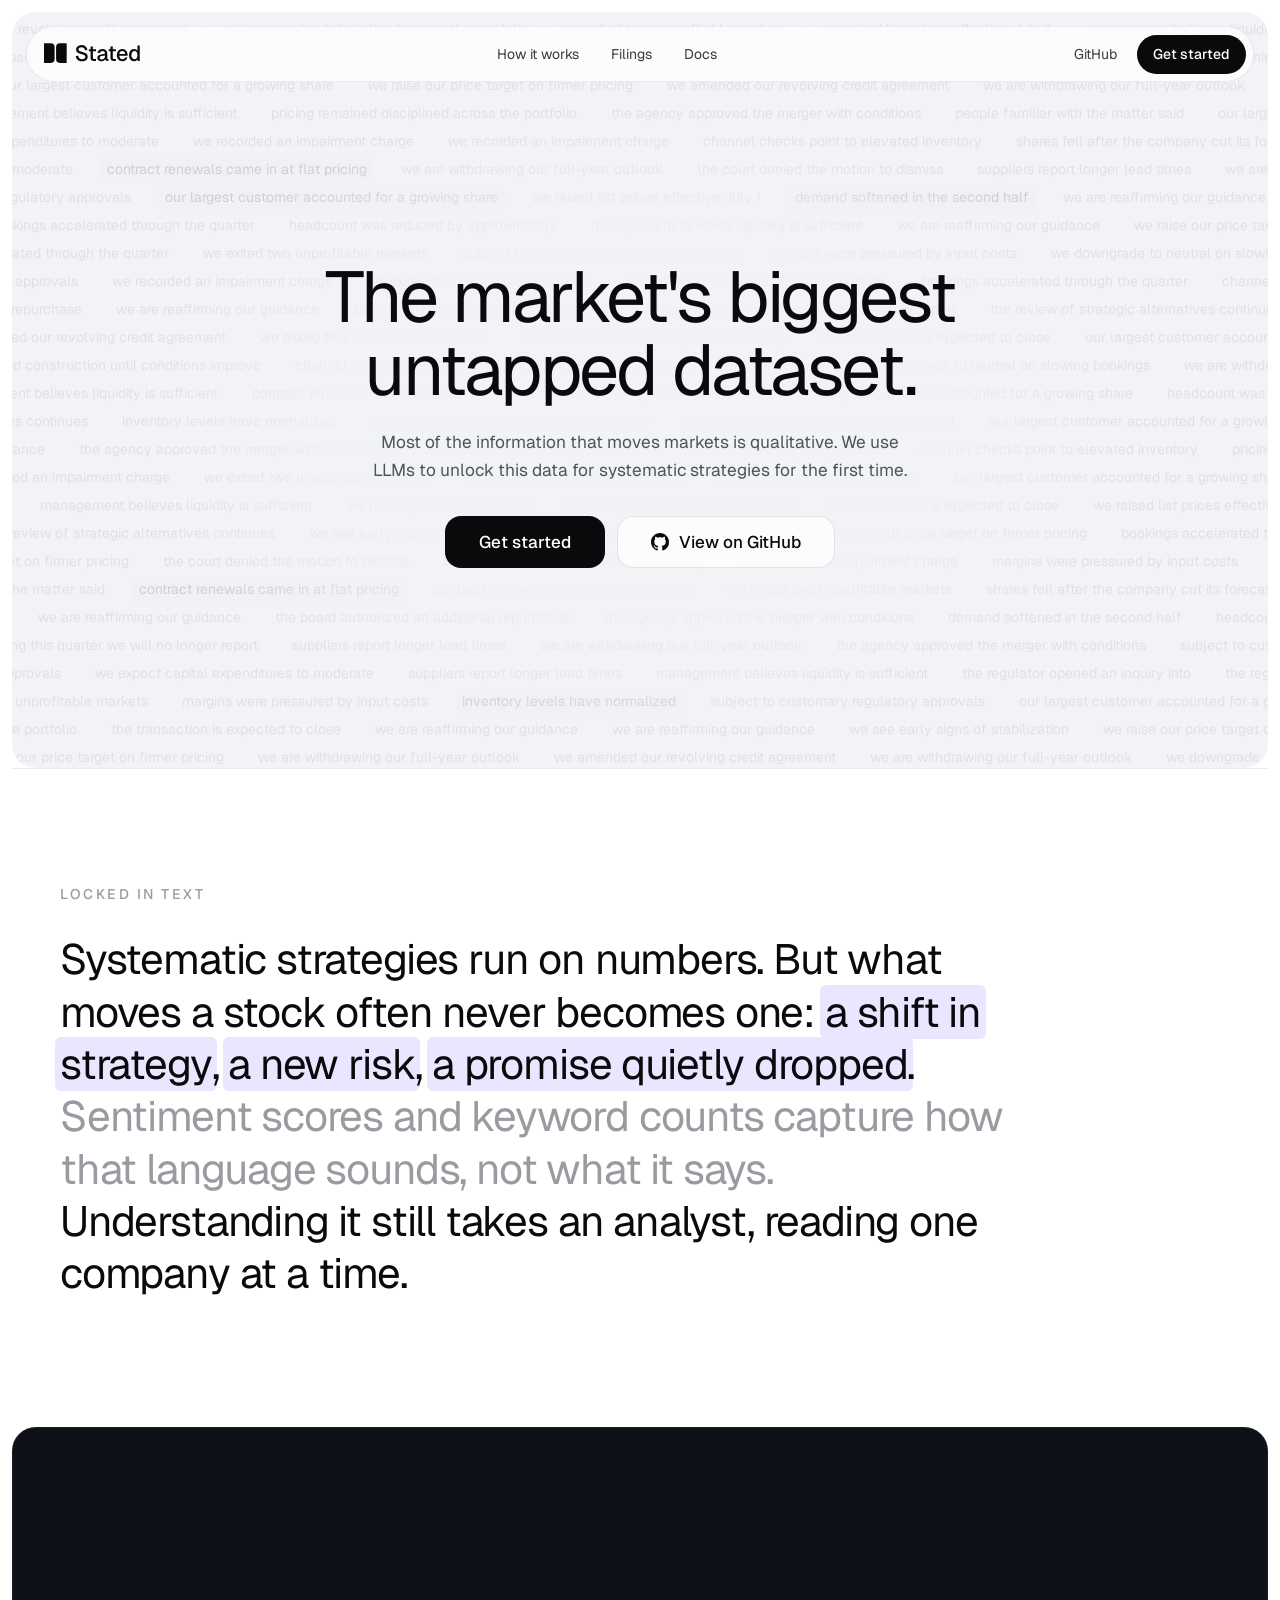
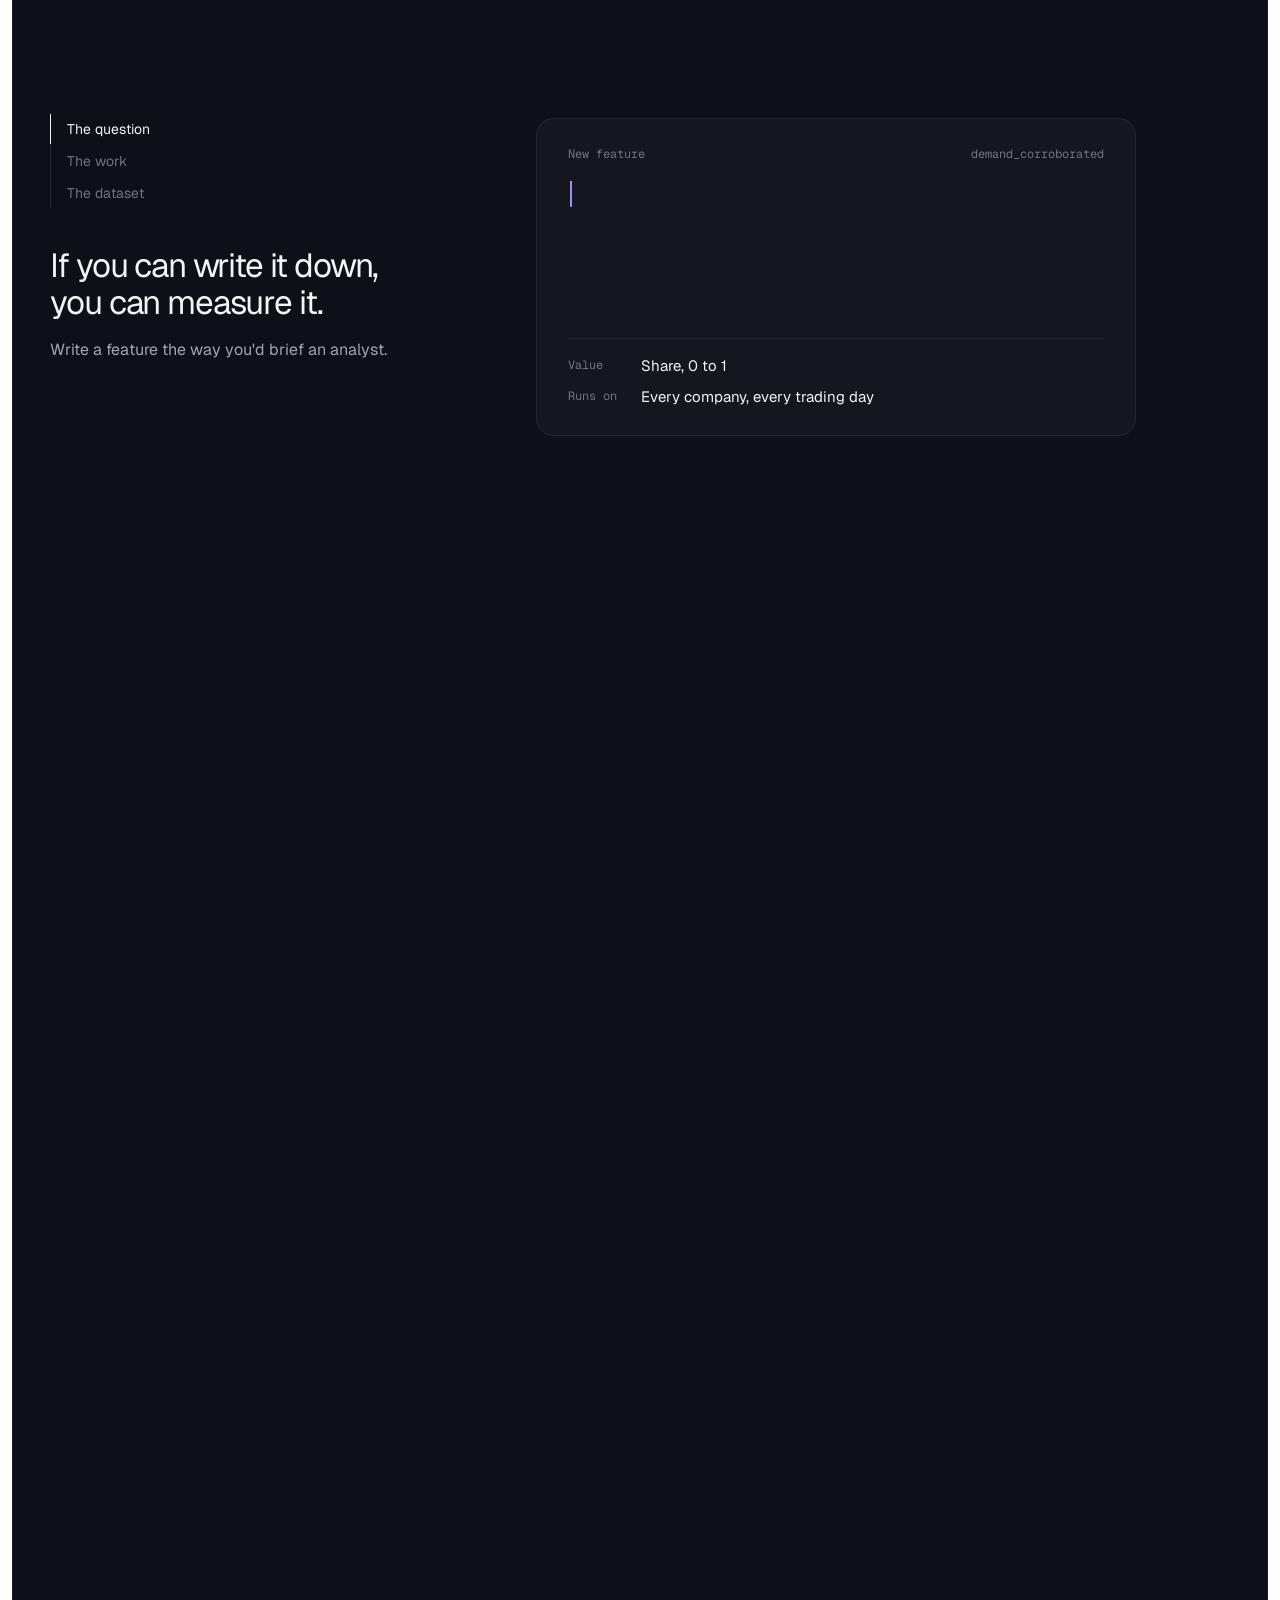
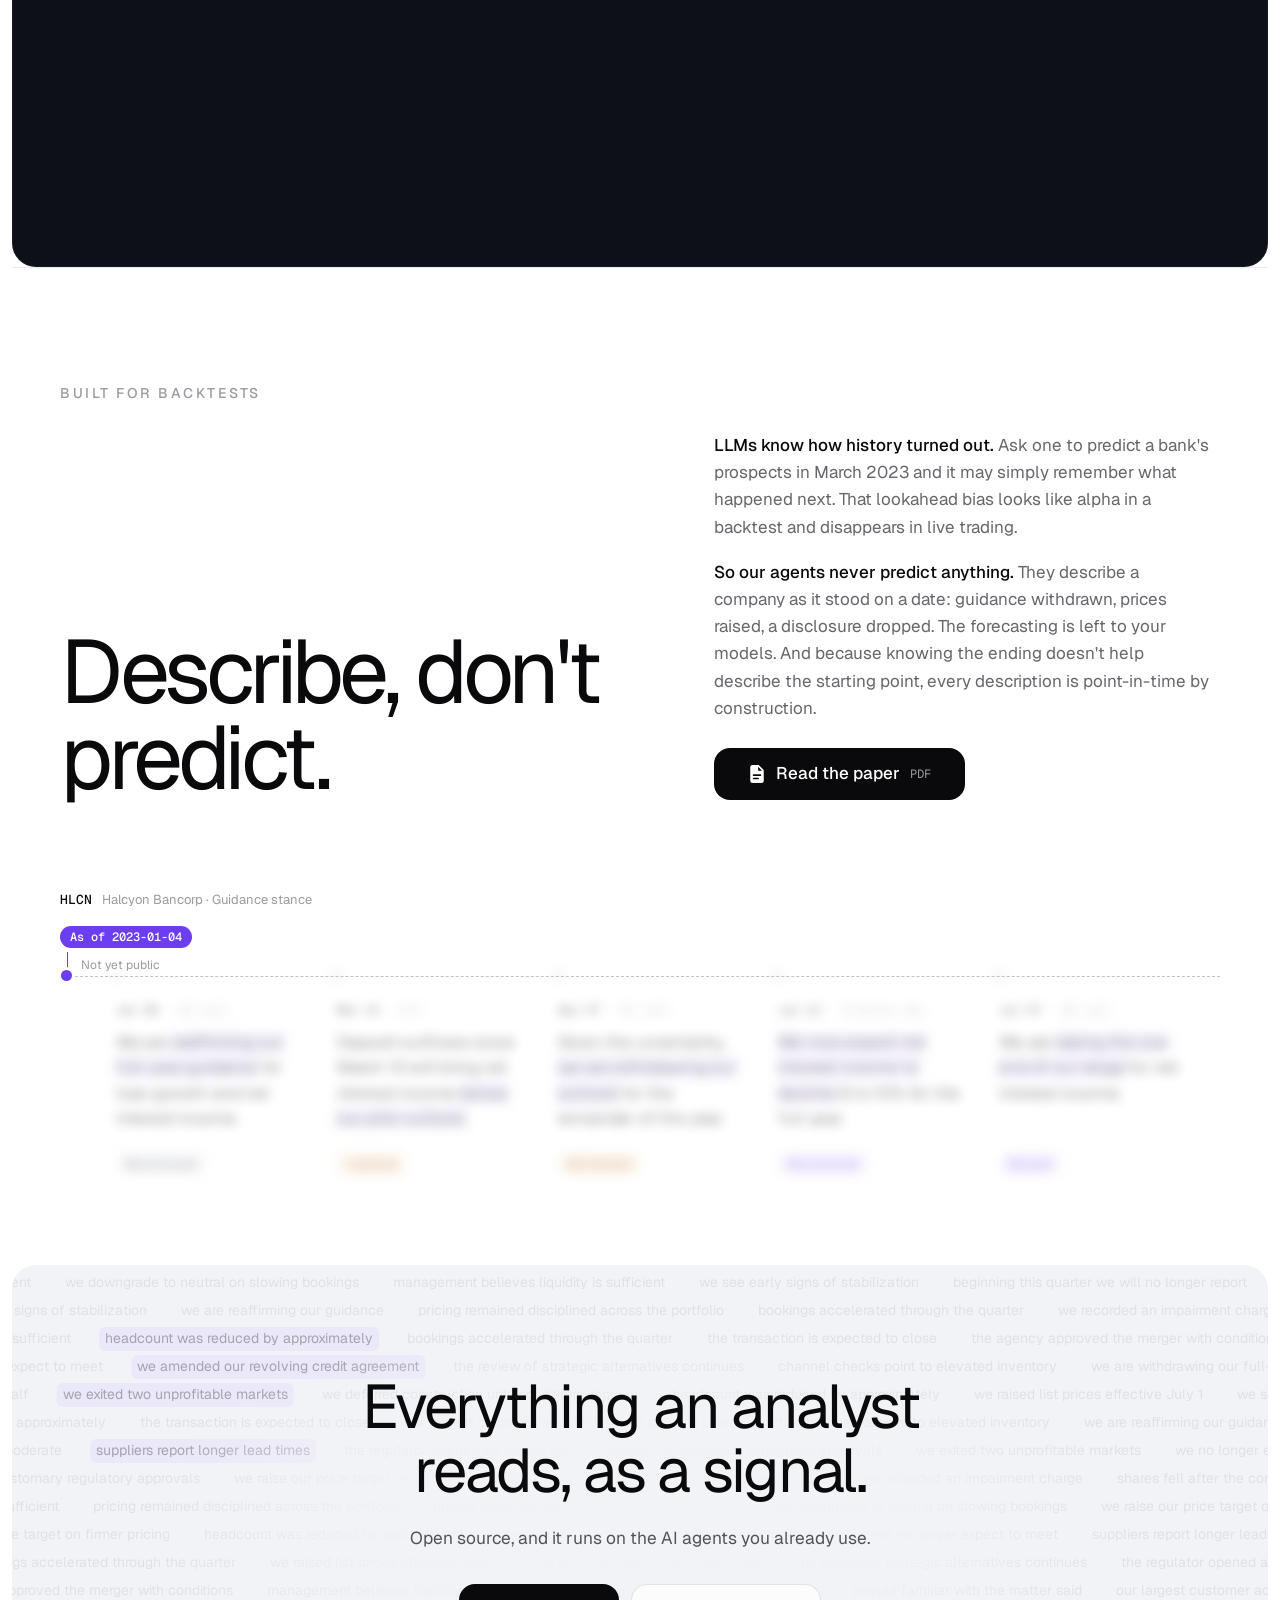
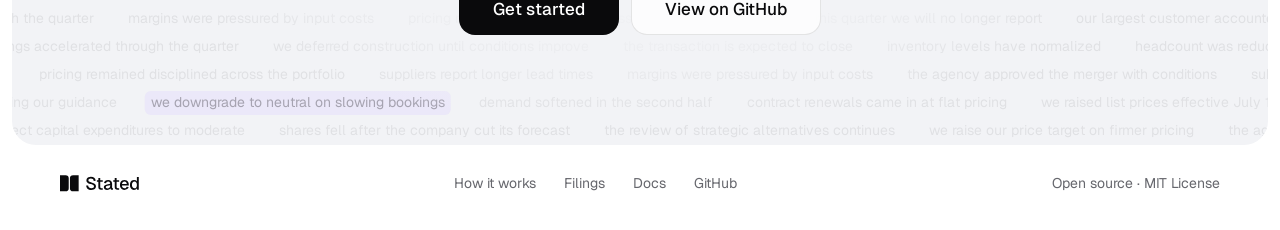
<file: site/index.html>
<!doctype html>
<html lang="en">
<head>
<meta charset="utf-8">
<meta name="viewport" content="width=device-width, initial-scale=1, viewport-fit=cover">
<meta name="description" content="Most of the information that moves markets is qualitative. Stated uses LLMs to unlock this data for systematic strategies.">
<title>Stated</title>
<link rel="icon" href="favicon.ico" sizes="32x32">
<link rel="icon" href="favicon.svg" type="image/svg+xml">
<link rel="apple-touch-icon" href="apple-touch-icon.png">
<link rel="preconnect" href="https://fonts.googleapis.com">
<link rel="preconnect" href="https://fonts.gstatic.com" crossorigin>
<link rel="stylesheet" href="https://fonts.googleapis.com/css2?family=Geist:wght@400;500;600&family=Geist+Mono:wght@400;500&display=swap">
<style>
html, body { margin: 0; }
[hidden] { display: none !important; }
/* Layout: quiet and premium. An inset, rounded hero panel whose "photograph" is a slow wall of disclosure text,
   phrases lighting up as they are read; a floating glass nav; then one dark, pinned story in which a feature is answered for
   one company on one date and the camera pulls back to the whole dataset.
   One sans at regular weight carries everything; mono only for values. Colour is nearly absent. */
:root {
  --bg: #FFFFFF;
  --fg: #0A0A0C;
  --muted: #66676D;
  --faint: #9A9BA1;
  --rule: #E9EAEE;
  --band: #F4F4F6;
  --win: #FFFFFF;
  --win-rule: #E6E7EB;
  --win-bar: #FAFAFB;
  --hl: #ECE5FF;
  --hl-strong: #DACBFF;
  --accent: #6D3DF2;
  --up-bg: #EDE6FF; --up-ink: #5427D8;
  --down-bg: #FCEBD9; --down-ink: #94500F;
  --flat-bg: #F0F1F3; --flat-ink: #4B4E56;
  --media: #F2F3F6;
  --media-ink: #0A0A0C;
  --media-muted: #50535B;
  --veil-0: rgba(242, 243, 246, 0.97);
  --veil-1: rgba(242, 243, 246, 0.84);
  --veil-2: rgba(242, 243, 246, 0);
  --wall-ink: #0A0A0C;
  --wall-base: 0.075;
  --wall-lit: 0.72;
  --wall-hl: #DCCFFF;
  --wall-hl-a: 1;
  --nav-bg: rgba(255, 255, 255, 0.72);
  --nav-ink: #0A0A0C;
  --nav-rule: rgba(10, 10, 12, 0.07);
  --btn-bg: #0A0A0C;
  --btn-ink: #FFFFFF;
  --btn-hover: #26282E;
  --btn2-bg: rgba(255, 255, 255, 0.75);
  --btn2-ink: #0A0A0C;
  --btn2-rule: rgba(10, 10, 12, 0.1);
  --btn2-hover: #FFFFFF;
  --sans: "Geist", system-ui, -apple-system, "Segoe UI", Helvetica, Arial, sans-serif;
  --mono: "Geist Mono", ui-monospace, "SF Mono", Menlo, Consolas, monospace;
}
@media (prefers-color-scheme: dark) {
  :root:not([data-theme="light"]) {
    --bg: #0A0A0C; --fg: #F2F2F4; --muted: #9C9DA4; --faint: #6E6F76; --rule: #1E1F24;
    --band: #111216; --win: #17181D; --win-rule: #26272E; --win-bar: #1B1C22;
    --hl: rgba(160, 130, 255, 0.2); --hl-strong: rgba(160, 130, 255, 0.38); --accent: #A98BFF; --up-bg: rgba(160, 130, 255, 0.18); --up-ink: #CDBBFF; --down-bg: rgba(240, 150, 70, 0.16); --down-ink: #F2B47E; --flat-bg: rgba(255, 255, 255, 0.06); --flat-ink: #B5B8BF;
    --media: #0B0F16; --media-ink: #F5F7FA; --media-muted: rgba(245, 247, 250, 0.78);
    --veil-0: rgba(11, 15, 22, 0.96); --veil-1: rgba(11, 15, 22, 0.8); --veil-2: rgba(11, 15, 22, 0);
    --wall-ink: #E8ECF4; --wall-base: 0.11; --wall-lit: 0.6; --wall-hl: #C4B2FF; --wall-hl-a: 0.14;
    --nav-bg: rgba(255, 255, 255, 0.07); --nav-ink: #F5F7FA; --nav-rule: rgba(255, 255, 255, 0.1);
    --btn-bg: #FFFFFF; --btn-ink: #0A0A0C; --btn-hover: #E9ECF2;
    --btn2-bg: rgba(255, 255, 255, 0.1); --btn2-ink: #F5F7FA; --btn2-rule: rgba(255, 255, 255, 0.14); --btn2-hover: rgba(255, 255, 255, 0.16);
    color-scheme: dark;
  }
}
:root[data-theme="dark"] {
  --bg: #0A0A0C; --fg: #F2F2F4; --muted: #9C9DA4; --faint: #6E6F76; --rule: #1E1F24;
  --band: #111216; --win: #17181D; --win-rule: #26272E; --win-bar: #1B1C22;
  --hl: rgba(160, 130, 255, 0.2); --hl-strong: rgba(160, 130, 255, 0.38); --accent: #A98BFF; --up-bg: rgba(160, 130, 255, 0.18); --up-ink: #CDBBFF; --down-bg: rgba(240, 150, 70, 0.16); --down-ink: #F2B47E; --flat-bg: rgba(255, 255, 255, 0.06); --flat-ink: #B5B8BF;
  --media: #0B0F16; --media-ink: #F5F7FA; --media-muted: rgba(245, 247, 250, 0.78);
    --veil-0: rgba(11, 15, 22, 0.96); --veil-1: rgba(11, 15, 22, 0.8); --veil-2: rgba(11, 15, 22, 0);
    --wall-ink: #E8ECF4; --wall-base: 0.11; --wall-lit: 0.6; --wall-hl: #C4B2FF; --wall-hl-a: 0.14;
    --nav-bg: rgba(255, 255, 255, 0.07); --nav-ink: #F5F7FA; --nav-rule: rgba(255, 255, 255, 0.1);
    --btn-bg: #FFFFFF; --btn-ink: #0A0A0C; --btn-hover: #E9ECF2;
    --btn2-bg: rgba(255, 255, 255, 0.1); --btn2-ink: #F5F7FA; --btn2-rule: rgba(255, 255, 255, 0.14); --btn2-hover: rgba(255, 255, 255, 0.16);
  color-scheme: dark;
}

body {
  background: var(--bg);
  color: var(--fg);
  font-family: var(--sans);
  font-size: 16px;
  line-height: 1.5;
  padding-left: max(12px, env(safe-area-inset-left, 0px));
  padding-right: max(12px, env(safe-area-inset-right, 0px));
  padding-block: 12px 0;
  -webkit-font-smoothing: antialiased;
}
a { color: inherit; }
a:focus-visible { outline: 2px solid var(--accent); outline-offset: 3px; border-radius: 8px; }

/* ---------- Hero panel ---------- */
.hero {
  position: relative; overflow: hidden; isolation: isolate;
  border-radius: 24px; background: var(--media); color: var(--media-ink);
  min-height: 560px; height: min(84vh, 820px);
  display: grid; place-items: center; text-align: center;
}
#wall, #wall2 { position: absolute; inset: 0; width: 100%; height: 100%; z-index: -2; }
.veil {
  position: absolute; inset: 0; z-index: -1; pointer-events: none;
  background: radial-gradient(40% 42% at 50% 54%, var(--veil-0) 0%, var(--veil-1) 55%, var(--veil-2) 100%);
}

.nav {
  position: absolute; top: 14px; left: 14px; right: 14px; z-index: 3;
  display: flex; align-items: center; justify-content: space-between; gap: 16px;
  height: 56px; padding: 0 8px 0 18px; border-radius: 999px;
  background: var(--nav-bg); color: var(--nav-ink);
  box-shadow: inset 0 0 0 1px var(--nav-rule);
  -webkit-backdrop-filter: blur(16px) saturate(1.4); backdrop-filter: blur(16px) saturate(1.4);
  text-align: left;
}
.brand { display: inline-flex; align-items: center; text-decoration: none; }
.logo {
  display: block; height: 22px; aspect-ratio: 525 / 120; background-color: currentColor;
  -webkit-mask: url("data:image/svg+xml,%3Csvg xmlns=%22http://www.w3.org/2000/svg%22 viewBox=%220 0 525 120%22%3E%3Cpath fill=%22%230A0A0C%22 d=%22M0 1H37A21 21 0 0 1 58 22V88A21 21 0 0 1 37 109H0Z M124 1H87A21 21 0 0 0 66 22V88A21 21 0 0 0 87 109H124Z M208.2 99.9Q198.1 99.9 190.6 96.3Q183.2 92.6 178.8 86.0Q174.4 79.3 173.7 70.6L173.7 70.6L187.0 69.7Q188.2 78.7 193.6 83.5Q199.0 88.2 208.4 88.2L208.4 88.2Q216.8 88.2 221.3 85.1Q225.8 82.0 225.8 76.0L225.8 76.0Q225.8 72.1 224.0 69.4Q222.2 66.8 217.3 64.4Q212.5 62.1 203.3 59.8L203.3 59.8Q192.9 57.3 186.9 54.2Q180.9 51.2 178.2 46.8Q175.5 42.5 175.5 35.7L175.5 35.7Q175.5 28.4 179.0 22.9Q182.6 17.3 189.3 14.2Q196.0 11.1 205.0 11.1L205.0 11.1Q219.1 11.1 227.5 18.7Q236.0 26.3 237.4 38.7L237.4 38.7L224.2 39.5Q223.1 31.8 218.2 27.3Q213.2 22.8 204.7 22.8L204.7 22.8Q197.4 22.8 193.1 26.2Q188.8 29.6 188.8 35.3L188.8 35.3Q188.8 39.1 190.5 41.4Q192.3 43.8 196.6 45.6Q201 47.4 209.5 49.4L209.5 49.4Q225.5 53.1 232.3 59.3Q239.1 65.6 239.1 75.3L239.1 75.3Q239.1 82.8 235.2 88.4Q231.3 93.9 224.3 96.9Q217.3 99.9 208.2 99.9L208.2 99.9Z M272.5 98Q263.4 98 259.1 93.9Q254.8 89.7 254.8 80.8L254.8 80.8L254.8 44.7L245.1 44.7L245.1 34.3L254.8 34.3L254.8 19.3L267.4 19.3L267.4 34.3L284.3 34.3L284.3 44.7L267.4 44.7L267.4 79.8Q267.4 84.1 269.3 85.8Q271.2 87.6 275.2 87.6L275.2 87.6L284.3 87.6L284.3 98L272.5 98Z M313.1 99.4Q303 99.4 297.1 94.8Q291.3 90.2 291.3 82.1L291.3 82.1Q291.3 73.9 296.2 69.3Q301.1 64.6 311.6 62.6L311.6 62.6L333.5 58.4Q333.5 43.6 319.9 43.6L319.9 43.6Q308.0 43.6 305.5 54.3L305.5 54.3L292.3 53.5Q294.1 43.9 301.4 38.4Q308.6 32.9 319.9 32.9L319.9 32.9Q332.7 32.9 339.5 39.8Q346.2 46.6 346.2 59.1L346.2 59.1L346.2 83.9Q346.2 86.1 347.1 87.0Q347.9 87.9 349.7 87.9L349.7 87.9L352.0 87.9L352.0 98Q350.8 98.4 347.3 98.4L347.3 98.4Q341.7 98.4 338.6 96.0Q335.4 93.6 334.6 88.2L334.6 88.2Q332.2 93.2 326.3 96.3Q320.5 99.4 313.1 99.4L313.1 99.4ZM315.2 89.4Q323.6 89.4 328.6 84.6Q333.5 79.8 333.5 72.0L333.5 72.0L333.5 68.0L315.0 71.5Q309.3 72.6 306.9 74.9Q304.4 77.2 304.4 80.9L304.4 80.9Q304.4 85.0 307.3 87.2Q310.1 89.4 315.2 89.4L315.2 89.4Z M381.3 98Q372.2 98 367.9 93.9Q363.6 89.7 363.6 80.8L363.6 80.8L363.6 44.7L353.9 44.7L353.9 34.3L363.6 34.3L363.6 19.3L376.3 19.3L376.3 34.3L393.1 34.3L393.1 44.7L376.3 44.7L376.3 79.8Q376.3 84.1 378.1 85.8Q380.0 87.6 384.0 87.6L384.0 87.6L393.1 87.6L393.1 98L381.3 98Z M428.6 99.4Q419.5 99.4 412.7 95.3Q405.8 91.2 402.1 83.6Q398.4 76.1 398.4 66.2L398.4 66.2Q398.4 56.2 402.1 48.7Q405.7 41.1 412.5 37.0Q419.2 32.9 428.2 32.9L428.2 32.9Q437.0 32.9 443.5 36.9Q450.1 40.9 453.8 48.5Q457.4 56.1 457.4 66.6L457.4 66.6L457.4 69.9L411.7 69.9Q412.2 79.1 416.6 83.8Q421.0 88.5 428.7 88.5L428.7 88.5Q434.2 88.5 438.0 86.0Q441.8 83.4 443.3 78.8L443.3 78.8L456.5 79.7Q454.0 88.7 446.5 94.0Q439 99.4 428.6 99.4L428.6 99.4ZM443.9 60.3Q443.4 52.0 439.2 47.8Q435.0 43.6 428.2 43.6L428.2 43.6Q421.4 43.6 417.1 48.0Q412.8 52.3 411.7 60.3L411.7 60.3L443.9 60.3Z M491.6 99.4Q483.4 99.4 477.4 95.4Q471.3 91.3 468.1 83.8Q464.9 76.3 464.9 66.2L464.9 66.2Q464.9 56.1 468.1 48.6Q471.3 41.0 477.4 36.9Q483.4 32.9 491.6 32.9L491.6 32.9Q498.1 32.9 503.3 35.6Q508.4 38.4 511.0 43.3L511.0 43.3L511.0 13L523.6 13L523.6 98L511.9 98L511.5 88.4Q508.9 93.6 503.6 96.5Q498.3 99.4 491.6 99.4L491.6 99.4ZM494.9 88.4Q502.6 88.4 506.8 82.6Q511.0 76.7 511.0 66.2L511.0 66.2Q511.0 55.5 506.8 49.7Q502.6 43.9 494.9 43.9L494.9 43.9Q487.1 43.9 482.6 49.8Q478.0 55.7 478.0 66.2L478.0 66.2Q478.0 76.3 482.6 82.4Q487.2 88.4 494.9 88.4L494.9 88.4Z%22/%3E%3C/svg%3E") center / contain no-repeat;
          mask: url("data:image/svg+xml,%3Csvg xmlns=%22http://www.w3.org/2000/svg%22 viewBox=%220 0 525 120%22%3E%3Cpath fill=%22%230A0A0C%22 d=%22M0 1H37A21 21 0 0 1 58 22V88A21 21 0 0 1 37 109H0Z M124 1H87A21 21 0 0 0 66 22V88A21 21 0 0 0 87 109H124Z M208.2 99.9Q198.1 99.9 190.6 96.3Q183.2 92.6 178.8 86.0Q174.4 79.3 173.7 70.6L173.7 70.6L187.0 69.7Q188.2 78.7 193.6 83.5Q199.0 88.2 208.4 88.2L208.4 88.2Q216.8 88.2 221.3 85.1Q225.8 82.0 225.8 76.0L225.8 76.0Q225.8 72.1 224.0 69.4Q222.2 66.8 217.3 64.4Q212.5 62.1 203.3 59.8L203.3 59.8Q192.9 57.3 186.9 54.2Q180.9 51.2 178.2 46.8Q175.5 42.5 175.5 35.7L175.5 35.7Q175.5 28.4 179.0 22.9Q182.6 17.3 189.3 14.2Q196.0 11.1 205.0 11.1L205.0 11.1Q219.1 11.1 227.5 18.7Q236.0 26.3 237.4 38.7L237.4 38.7L224.2 39.5Q223.1 31.8 218.2 27.3Q213.2 22.8 204.7 22.8L204.7 22.8Q197.4 22.8 193.1 26.2Q188.8 29.6 188.8 35.3L188.8 35.3Q188.8 39.1 190.5 41.4Q192.3 43.8 196.6 45.6Q201 47.4 209.5 49.4L209.5 49.4Q225.5 53.1 232.3 59.3Q239.1 65.6 239.1 75.3L239.1 75.3Q239.1 82.8 235.2 88.4Q231.3 93.9 224.3 96.9Q217.3 99.9 208.2 99.9L208.2 99.9Z M272.5 98Q263.4 98 259.1 93.9Q254.8 89.7 254.8 80.8L254.8 80.8L254.8 44.7L245.1 44.7L245.1 34.3L254.8 34.3L254.8 19.3L267.4 19.3L267.4 34.3L284.3 34.3L284.3 44.7L267.4 44.7L267.4 79.8Q267.4 84.1 269.3 85.8Q271.2 87.6 275.2 87.6L275.2 87.6L284.3 87.6L284.3 98L272.5 98Z M313.1 99.4Q303 99.4 297.1 94.8Q291.3 90.2 291.3 82.1L291.3 82.1Q291.3 73.9 296.2 69.3Q301.1 64.6 311.6 62.6L311.6 62.6L333.5 58.4Q333.5 43.6 319.9 43.6L319.9 43.6Q308.0 43.6 305.5 54.3L305.5 54.3L292.3 53.5Q294.1 43.9 301.4 38.4Q308.6 32.9 319.9 32.9L319.9 32.9Q332.7 32.9 339.5 39.8Q346.2 46.6 346.2 59.1L346.2 59.1L346.2 83.9Q346.2 86.1 347.1 87.0Q347.9 87.9 349.7 87.9L349.7 87.9L352.0 87.9L352.0 98Q350.8 98.4 347.3 98.4L347.3 98.4Q341.7 98.4 338.6 96.0Q335.4 93.6 334.6 88.2L334.6 88.2Q332.2 93.2 326.3 96.3Q320.5 99.4 313.1 99.4L313.1 99.4ZM315.2 89.4Q323.6 89.4 328.6 84.6Q333.5 79.8 333.5 72.0L333.5 72.0L333.5 68.0L315.0 71.5Q309.3 72.6 306.9 74.9Q304.4 77.2 304.4 80.9L304.4 80.9Q304.4 85.0 307.3 87.2Q310.1 89.4 315.2 89.4L315.2 89.4Z M381.3 98Q372.2 98 367.9 93.9Q363.6 89.7 363.6 80.8L363.6 80.8L363.6 44.7L353.9 44.7L353.9 34.3L363.6 34.3L363.6 19.3L376.3 19.3L376.3 34.3L393.1 34.3L393.1 44.7L376.3 44.7L376.3 79.8Q376.3 84.1 378.1 85.8Q380.0 87.6 384.0 87.6L384.0 87.6L393.1 87.6L393.1 98L381.3 98Z M428.6 99.4Q419.5 99.4 412.7 95.3Q405.8 91.2 402.1 83.6Q398.4 76.1 398.4 66.2L398.4 66.2Q398.4 56.2 402.1 48.7Q405.7 41.1 412.5 37.0Q419.2 32.9 428.2 32.9L428.2 32.9Q437.0 32.9 443.5 36.9Q450.1 40.9 453.8 48.5Q457.4 56.1 457.4 66.6L457.4 66.6L457.4 69.9L411.7 69.9Q412.2 79.1 416.6 83.8Q421.0 88.5 428.7 88.5L428.7 88.5Q434.2 88.5 438.0 86.0Q441.8 83.4 443.3 78.8L443.3 78.8L456.5 79.7Q454.0 88.7 446.5 94.0Q439 99.4 428.6 99.4L428.6 99.4ZM443.9 60.3Q443.4 52.0 439.2 47.8Q435.0 43.6 428.2 43.6L428.2 43.6Q421.4 43.6 417.1 48.0Q412.8 52.3 411.7 60.3L411.7 60.3L443.9 60.3Z M491.6 99.4Q483.4 99.4 477.4 95.4Q471.3 91.3 468.1 83.8Q464.9 76.3 464.9 66.2L464.9 66.2Q464.9 56.1 468.1 48.6Q471.3 41.0 477.4 36.9Q483.4 32.9 491.6 32.9L491.6 32.9Q498.1 32.9 503.3 35.6Q508.4 38.4 511.0 43.3L511.0 43.3L511.0 13L523.6 13L523.6 98L511.9 98L511.5 88.4Q508.9 93.6 503.6 96.5Q498.3 99.4 491.6 99.4L491.6 99.4ZM494.9 88.4Q502.6 88.4 506.8 82.6Q511.0 76.7 511.0 66.2L511.0 66.2Q511.0 55.5 506.8 49.7Q502.6 43.9 494.9 43.9L494.9 43.9Q487.1 43.9 482.6 49.8Q478.0 55.7 478.0 66.2L478.0 66.2Q478.0 76.3 482.6 82.4Q487.2 88.4 494.9 88.4L494.9 88.4Z%22/%3E%3C/svg%3E") center / contain no-repeat;
}
.nav-mid { display: flex; gap: 32px; font-size: 0.875rem; }
.nav-mid a, .nav-end a.plain { text-decoration: none; opacity: 0.8; }
.nav-mid a:hover, .nav-end a.plain:hover { opacity: 1; }
.nav-end { display: flex; align-items: center; gap: 20px; font-size: 0.875rem; }
.pill { text-decoration: none; background: var(--btn-bg); color: var(--btn-ink); padding: 9px 16px; border-radius: 999px; font-weight: 500; }
@media (max-width: 760px) { .nav-mid, .nav-end a.plain { display: none; } }

.hero-copy { display: grid; justify-items: center; gap: 22px; padding: 96px 20px 48px; max-width: 920px; }
h1 {
  margin: 0; font-weight: 400;
  font-size: clamp(2.6rem, 5.6vw, 4.9rem);
  line-height: 1.03; letter-spacing: -0.035em;
  text-wrap: balance;
}
.lede { margin: 0; max-width: 36rem; text-wrap: balance; font-size: clamp(1.05rem, 1.35vw, 1.2rem); line-height: 1.6; color: var(--media-muted); }
.actions { display: flex; flex-wrap: wrap; justify-content: center; gap: 12px; margin-top: 10px; }
.btn {
  display: inline-flex; align-items: center; gap: 10px; text-decoration: none;
  font-size: 1.0625rem; font-weight: 500; line-height: 1; padding: 17px 34px; border-radius: 16px;
  transition: background-color 160ms ease, transform 160ms ease;
}
.btn:active { transform: translateY(1px); }
.btn-light { background: var(--btn-bg); color: var(--btn-ink); }
.btn-light:hover { background: var(--btn-hover); }
.btn-glass { background: var(--btn2-bg); color: var(--btn2-ink); box-shadow: inset 0 0 0 1px var(--btn2-rule); -webkit-backdrop-filter: blur(8px); backdrop-filter: blur(8px); }
.btn-glass:hover { background: var(--btn2-hover); }
.btn svg { width: 18px; height: 18px; fill: currentColor; }

/* ---------- The dark panel the story sits in ---------- */
.on-dark {
  --bg: #0D1016; --fg: #F2F3F5; --muted: #A0A6B0; --faint: #6F7682; --rule: #232835;
  --hl-strong: rgba(160, 130, 255, 0.38); --accent: #A98BFF;
  --up-bg: rgba(160, 130, 255, 0.2); --up-ink: #D0C0FF; --down-bg: rgba(240, 150, 70, 0.18); --down-ink: #F4BB87;
  --flat-bg: rgba(255, 255, 255, 0.07); --flat-ink: #BFC3CA;
  color-scheme: dark; background: var(--bg); color: var(--fg);
}
@media (prefers-color-scheme: dark) { :root:not([data-theme="light"]) .on-dark { --bg: #151924; } }
:root[data-theme="dark"] .on-dark { --bg: #151924; }

/* ---------- Closing panel and footer ---------- */
.closing { height: auto; min-height: 480px; }
.closing .hero-copy { padding: 88px 20px; }
.closing h2 { margin: 0; font-weight: 400; font-size: clamp(2.3rem, 4.8vw, 4.25rem); line-height: 1.04; letter-spacing: -0.035em; text-wrap: balance; }
.footer { max-width: 1160px; margin: 0 auto; display: flex; flex-wrap: wrap; align-items: center; justify-content: space-between; gap: 16px 32px; padding: 28px clamp(4px, 3vw, 40px) 36px; font-size: 0.875rem; color: var(--muted); }
.footer .brand { color: var(--fg); }
.footer .logo { height: 18px; }
.footer-links { display: flex; flex-wrap: wrap; gap: 8px 28px; }
.footer-links a { text-decoration: none; }
.footer-links a:hover { color: var(--fg); }

.label { margin: 0 0 clamp(36px, 5vw, 56px); text-align: center; font-size: 0.875rem; font-weight: 500; letter-spacing: 0.18em; text-transform: uppercase; color: var(--faint); }

mark {
  color: inherit;
  background-image: linear-gradient(var(--hl), var(--hl));
  background-color: transparent; background-repeat: no-repeat; background-position: 0 0; background-size: 0% 100%;
  border-radius: 4px; padding: 0.06em 0.12em; margin: 0 -0.12em;
  -webkit-box-decoration-break: clone; box-decoration-break: clone;
  transition: background-size 620ms cubic-bezier(.6,.05,.3,1);
}
mark.on { background-size: 100% 100%; }

/* ---------- Thesis statements ---------- */
.thesis { padding: clamp(72px, 9vw, 136px) clamp(4px, 3vw, 40px); border-top: 1px solid var(--rule); }
.thesis-inner { max-width: 1160px; margin: 0 auto; }
.thesis .label { text-align: left; margin-bottom: clamp(20px, 2.4vw, 28px); }
.statement {
  margin: 0; max-width: 23em;
  font-size: clamp(1.75rem, 3.3vw, 3rem); font-weight: 400; line-height: 1.24; letter-spacing: -0.028em;
  text-wrap: pretty;
}
.statement mark { padding-block: 0; border-radius: 6px; }
.statement .quiet { color: var(--faint); }

/* ---------- The story: one feature answered for one company on one date, then the camera pulls back to the whole dataset ---------- */
.story { position: relative; height: 760vh; margin-top: 12px; border-radius: 24px; box-shadow: inset 0 0 0 1px rgba(255, 255, 255, 0.05); }
.story-pin {
  position: sticky; top: 0; height: 100vh; height: 100svh; box-sizing: border-box;
  padding: clamp(20px, 4vh, 40px) clamp(16px, 3vw, 48px);
  display: grid; grid-template-columns: minmax(260px, 340px) minmax(0, 1fr); gap: clamp(32px, 4vw, 64px);
}
.story-copy { align-self: center; display: grid; gap: 40px; }
.beats { list-style: none; margin: 0; padding: 0; display: grid; gap: 2px; border-left: 1px solid var(--rule); }
.beats button { appearance: none; border: 0; background: none; cursor: pointer; text-align: left; padding: 6px 0 6px 16px; margin-left: -1px; border-left: 1px solid transparent; font: 400 0.875rem var(--sans); color: var(--faint); transition: color 300ms ease, border-color 300ms ease; }
.beats button:hover { color: var(--muted); }
.beats button[aria-current="step"] { color: var(--fg); border-left-color: var(--fg); }
.beats button:focus-visible { outline: 2px solid var(--accent); outline-offset: 2px; }
.copies { display: grid; }
.copy { grid-area: 1 / 1; display: grid; gap: 16px; align-content: start; opacity: 0; transform: translateY(12px); transition: opacity 450ms ease, transform 600ms cubic-bezier(.2,.7,.2,1); }
.copy.on { opacity: 1; transform: none; }
.copy h2 { margin: 0; font-size: clamp(1.75rem, 2.6vw, 2.5rem); font-weight: 400; line-height: 1.1; letter-spacing: -0.035em; text-wrap: balance; }
.copy p { margin: 0; color: var(--muted); font-size: 1rem; line-height: 1.6; text-wrap: pretty; }
.copy p b { color: var(--fg); font-weight: 500; }

.view { position: relative; min-width: 0; min-height: 0; }
#scene { position: absolute; top: 30px; bottom: 30px; left: 0; width: 100%; height: calc(100% - 60px); display: block; }
.hud { position: absolute; inset: 0; pointer-events: none; font: 12px var(--mono); color: var(--faint); transition: opacity 300ms ease; }
.hud span { position: absolute; max-width: 48%; }
.hud b { font-weight: 500; color: var(--fg); font-variant-numeric: tabular-nums; }
#hud-tl { left: 0; top: 0; }
#hud-tr { right: 0; top: 0; text-align: right; }
#hud-bl { left: 0; bottom: 0; }
#hud-br { right: 0; bottom: 0; text-align: right; }

.brief { position: absolute; left: 50%; top: 50%; width: min(600px, 100%); box-sizing: border-box; padding: 28px 32px; border-radius: 18px; background: rgba(255, 255, 255, 0.03); box-shadow: inset 0 0 0 1px var(--rule); transform: translate(-50%, -50%); }
.brief-k { display: flex; justify-content: space-between; gap: 12px; font: 12px var(--mono); color: var(--faint); }
.brief-text { margin: 16px 0 24px; min-height: 5.6em; font-size: clamp(1.2rem, 1.9vw, 1.6rem); line-height: 1.4; letter-spacing: -0.02em; text-wrap: pretty; }
.caret { display: inline-block; width: 2px; height: 1.05em; margin-left: 2px; vertical-align: -0.15em; background: var(--accent); animation: caret 1s steps(1) infinite; }
@keyframes caret { 50% { opacity: 0; } }
.brief-meta { display: grid; grid-template-columns: auto 1fr; gap: 8px 24px; margin: 0; padding-top: 16px; border-top: 1px solid var(--rule); font-size: 0.9375rem; }
.brief-meta dt { font: 12px/1.8 var(--mono); color: var(--faint); }
.brief-meta dd { margin: 0; }

.ledger { position: absolute; left: 50%; top: 50%; width: min(720px, 100%); box-sizing: border-box; padding: 20px 24px 16px; border-radius: 18px; background: rgba(255, 255, 255, 0.03); box-shadow: inset 0 0 0 1px var(--rule); transform: translate(-50%, -50%); overflow: hidden; visibility: hidden; }
.lg-head, .lg-foot { display: flex; justify-content: space-between; gap: 12px; font: 12px var(--mono); color: var(--faint); }
.lg-head { padding-bottom: 12px; border-bottom: 1px solid var(--rule); }
.lg-foot { padding-top: 14px; border-top: 1px solid var(--rule); }
.lg-foot b { color: var(--fg); font-weight: 500; font-variant-numeric: tabular-nums; }
.lg-rows { list-style: none; margin: 0; padding: 0; }
.lg-row { box-sizing: border-box; overflow: hidden; display: grid; grid-template-columns: minmax(0, 1fr) auto; column-gap: 20px; padding: 11px 8px; margin: 0 -8px; border-bottom: 1px solid var(--rule); border-radius: 8px; transition: background-color 400ms ease; }
.lg-row:last-child { border-bottom: 0; }
.lg-row.hot { background: rgba(169, 139, 255, 0.08); }
.lg-claim { grid-column: 1; margin: 0; font-size: 0.9375rem; line-height: 1.4; color: var(--muted); transition: color 400ms ease; }
.lg-row.hot .lg-claim { color: var(--fg); }
.lg-status { grid-column: 2; grid-row: 1 / span 2; align-self: center; min-width: 9.5em; padding: 4px 10px; border-radius: 999px; box-sizing: border-box; text-align: center; font: 500 11.5px var(--mono); }
.lg-status:empty { visibility: hidden; }
.lg-status.ok { background: var(--up-bg); color: var(--up-ink); }
.lg-status.no { background: var(--down-bg); color: var(--down-ink); }
.lg-status.none { background: var(--flat-bg); color: var(--flat-ink); }
.lg-tags { grid-column: 1; display: flex; align-items: center; gap: 6px; height: 18px; margin-top: 5px; overflow: hidden; white-space: nowrap; font: 11px var(--mono); color: var(--faint); }
.lg-tag { display: none; align-items: center; gap: 7px; min-width: 0; }
.lg-tag::before { content: ""; flex: none; width: 6px; height: 6px; border-radius: 50%; background: var(--accent); }
.lg-tag.no::before { background: var(--down-ink); }
.lg-tag.on { display: inline-flex; }
.lg-tag span { display: none; overflow: hidden; text-overflow: ellipsis; }
.lg-tag.newest span { display: inline; animation: tag-in 450ms ease; }
@keyframes tag-in { from { opacity: 0; transform: translateX(-4px); } }
.lg-tint { position: absolute; inset: 0; opacity: 0; pointer-events: none; }
.lg-lines { position: absolute; inset: 8%; display: grid; grid-template-rows: repeat(8, 1fr); align-items: center; opacity: 0; pointer-events: none; }
.lg-lines i { display: block; height: 36%; background: rgba(255, 255, 255, 0.55); }
.answer { position: absolute; left: 0; top: 0; padding: 0 0.25em; border-radius: 6px; line-height: 1.2; font: 500 40px/1.2 var(--mono); letter-spacing: -0.02em; color: var(--fg); white-space: nowrap; pointer-events: none; visibility: hidden; }

.ft { position: absolute; left: 50%; top: 50%; width: min(680px, 100%); transform: translate(-50%, -50%); }
.ft-head { display: flex; justify-content: space-between; gap: 12px; padding-bottom: 12px; font: 12px var(--mono); color: var(--faint); }
.ft-head b { color: var(--fg); font-weight: 500; }
.ft-scroll { overflow-x: auto; border-radius: 12px; box-shadow: inset 0 0 0 1px var(--rule); background: var(--bg); }
.ft table { width: 100%; border-collapse: collapse; font: 12.5px var(--mono); font-variant-numeric: tabular-nums; }
.ft th, .ft td { padding: 10px 14px; text-align: left; white-space: nowrap; border-bottom: 1px solid var(--rule); }
.ft th { font-weight: 500; color: var(--muted); }
.ft .n { text-align: right; }
.ft tbody tr:last-child td { border-bottom: 0; }
.ft tr.more td { color: var(--faint); padding-block: 4px; }
.ft tr.me td { background: rgba(169, 139, 255, 0.16); color: var(--fg); }

@media (max-width: 999px) {
  .story { height: 680vh; border-radius: 18px; }
  .story-pin { grid-template-columns: minmax(0, 1fr); grid-template-rows: auto minmax(0, 1fr); gap: 16px; padding: 20px 16px; }
  .story-copy { align-self: start; gap: 0; }
  .beats { display: none; }
  .copy { gap: 8px; }
  .copy h2 { font-size: 1.375rem; }
  .copy p { font-size: 0.8125rem; line-height: 1.45; }
  .hud { font-size: 10.5px; }
  .brief { padding: 20px; }
  .brief-text { font-size: 1.0625rem; }
  .ledger { padding: 14px 14px 12px; }
  .lg-head, .lg-foot { font-size: 10.5px; }
  .lg-row { padding: 8px 6px; margin: 0 -6px; column-gap: 10px; }
  .lg-claim { grid-column: 1 / -1; font-size: 0.75rem; line-height: 1.35; }
  .lg-tags { grid-row: 2; height: 16px; margin-top: 4px; font-size: 10px; }
  .lg-status { grid-column: 2; grid-row: 2; align-self: end; min-width: 0; padding: 2px 7px; font-size: 10px; }
  .ft table { font-size: 11px; }
  .ft th, .ft td { padding: 8px 10px; }
}

/* ---------- Backtests, on their own below the story ---------- */
.scale { padding: clamp(72px, 9vw, 136px) clamp(4px, 3vw, 40px) clamp(56px, 7vw, 96px); border-top: 1px solid var(--rule); }
.scale-inner { max-width: 1160px; margin: 0 auto; }
.scale .label { text-align: left; margin-bottom: clamp(20px, 2.4vw, 28px); }
/* ---------- Backtests: the as-of date moves along one bank's filings; anything published later stays out of focus ---------- */
.pit-head { display: grid; gap: 28px 72px; margin-bottom: clamp(56px, 7vw, 96px); }
@media (min-width: 960px) { .pit-head { grid-template-columns: minmax(0, 1.15fr) minmax(0, 1fr); align-items: end; } }
.pit-head .label { grid-column: 1 / -1; margin: 0; text-align: left; }
.pit-head h2 { margin: 0; font-size: clamp(3rem, 7vw, 6.25rem); font-weight: 400; line-height: 0.96; letter-spacing: -0.05em; }
.pit-copy { display: grid; gap: 18px; }
.pit-copy p { margin: 0; color: var(--muted); font-size: 1.0625rem; line-height: 1.6; max-width: 31rem; }
.pit-copy b { color: var(--fg); font-weight: 500; }
.pit-cta { justify-self: start; margin-top: 8px; }
.pit-cta span { font: 400 12px var(--mono); opacity: 0.6; }

.pit { position: relative; padding-top: 112px; touch-action: pan-y; cursor: ew-resize; user-select: none; -webkit-user-select: none; outline: none; }
.pit:focus-visible { box-shadow: 0 0 0 2px var(--accent); border-radius: 12px; }
.pit-subject { position: absolute; top: 0; left: 0; display: flex; gap: 10px; align-items: baseline; font-size: 0.8125rem; color: var(--faint); }
.pit-subject b { font: 500 13px var(--mono); color: var(--fg); }
.pit-axis { position: absolute; left: 0; right: 0; top: 86px; border-top: 1px dashed var(--faint); opacity: 0.6; }
.pit-past { position: absolute; left: 0; top: 85px; height: 2px; width: var(--cut, 0); background: var(--fg); }
.pit-tick { position: absolute; top: 62px; left: var(--cut, 0); height: 30px; border-left: 1.5px solid var(--accent); }
.pit-now { position: absolute; top: 86px; left: var(--cut, 0); width: 11px; height: 11px; margin: -5.5px 0 0 -5.5px; border-radius: 50%; background: var(--accent); box-shadow: 0 0 0 3px var(--bg); }
.pit-pill { position: absolute; top: 36px; left: 0; padding: 3px 10px; border-radius: 999px; background: var(--accent); color: var(--bg); font: 500 12px var(--mono); white-space: nowrap; }
.pit-later { position: absolute; top: 66px; left: calc(var(--cut, 0) + 14px); font-size: 0.75rem; color: var(--faint); white-space: nowrap; }
.pit-docs { list-style: none; margin: 0 0 0 56px; padding: 0; display: grid; grid-template-columns: repeat(5, minmax(0, 1fr)); }
.pit-doc { position: relative; display: flex; flex-direction: column; align-items: flex-start; padding-right: 28px; transition: filter 500ms ease, opacity 500ms ease; }
.pit-doc::before { content: ""; position: absolute; left: 0; top: -26px; width: 7px; height: 7px; margin: -3.5px 0 0 -3.5px; border-radius: 50%; background: var(--fg); }
.pit-src { font: 12px var(--mono); color: var(--faint); }
.pit-src b { font-weight: 500; color: var(--fg); }
.pit-doc p { margin: 12px 0 20px; font-size: 1.0625rem; line-height: 1.5; letter-spacing: -0.01em; }
.pit-doc mark { padding-block: 0; }
.pit-val { margin-top: auto; padding: 4px 10px; border-radius: 999px; font: 500 12px var(--mono); transition: box-shadow 300ms ease; }
.pit-val.up { background: var(--up-bg); color: var(--up-ink); }
.pit-val.down { background: var(--down-bg); color: var(--down-ink); }
.pit-val.flat { background: var(--flat-bg); color: var(--flat-ink); }
.pit-doc.now .pit-val { box-shadow: 0 0 0 2px var(--accent); }
.pit-doc.later { filter: blur(6px); opacity: 0.45; }
.pit-doc.later::before { background: var(--bg); box-shadow: inset 0 0 0 1.5px var(--faint); }
@media (max-width: 719px) {
  .pit { padding: 76px 0 0 32px; cursor: ns-resize; touch-action: pan-x pan-y; }
  .pit-axis { left: 8px; right: auto; top: 76px; bottom: 0; border-top: 0; border-left: 1px dashed var(--faint); }
  .pit-past { left: 7.5px; top: 76px; width: 2px; height: calc(var(--cut, 76px) - 76px); }
  .pit-tick, .pit-later { display: none; }
  .pit-now { left: 8px; top: var(--cut, 76px); }
  .pit-pill { top: 30px; left: 32px; }
  .pit-docs { margin: 0; grid-template-columns: 1fr; gap: 32px; }
  .pit-doc { padding-right: 0; }
  .pit-doc::before { left: -24px; top: 9px; }
  .pit-doc p { margin: 8px 0 14px; }
}

@media (max-width: 600px) {
  .hero { border-radius: 18px; height: auto; min-height: 640px; }
  .veil { background: radial-gradient(90% 50% at 50% 50%, var(--veil-0) 0%, var(--veil-1) 60%, var(--veil-2) 100%); }
  .btn { padding: 16px 26px; }
}
@media (prefers-reduced-motion: reduce) {
  mark, .btn, .copy, .pit-doc, .pit-val, .lg-row, .lg-claim { transition: none; }
  .lg-tag.newest span { animation: none; }
  .caret { animation: none; }
}
</style>
</head>
<body>
<header class="hero">
  <canvas id="wall" aria-hidden="true"></canvas>
  <div class="veil"></div>

  <nav class="nav">
    <a class="brand" href="https://github.com/zmccormick7/Stated" aria-label="Stated"><span class="logo" role="img" aria-label="Stated"></span></a>
    <div class="nav-mid">
      <a href="#how">How it works</a>
      <a href="filings/">Filings</a>
      <a href="https://github.com/zmccormick7/Stated/blob/main/docs/features.md">Docs</a>
    </div>
    <div class="nav-end">
      <a class="plain" href="https://github.com/zmccormick7/Stated">GitHub</a>
      <a class="pill" href="https://github.com/zmccormick7/Stated#install">Get started</a>
    </div>
  </nav>

  <div class="hero-copy">
    <h1>The market's biggest untapped dataset.</h1>
    <p class="lede">Most of the information that moves markets is qualitative. We use LLMs to unlock this data for systematic strategies for the first time.</p>
    <div class="actions">
      <a class="btn btn-light" href="https://github.com/zmccormick7/Stated#install">Get started</a>
      <a class="btn btn-glass" href="https://github.com/zmccormick7/Stated">
        <svg viewBox="0 0 16 16" aria-hidden="true"><path d="M8 0C3.58 0 0 3.58 0 8c0 3.54 2.29 6.53 5.47 7.59.4.07.55-.17.55-.38 0-.19-.01-.82-.01-1.49-2.01.37-2.53-.49-2.69-.94-.09-.23-.48-.94-.82-1.13-.28-.15-.68-.52-.01-.53.63-.01 1.08.58 1.23.82.72 1.21 1.87.87 2.33.66.07-.52.28-.87.51-1.07-1.78-.2-3.64-.89-3.64-3.95 0-.87.31-1.59.82-2.15-.08-.2-.36-1.02.08-2.12 0 0 .67-.21 2.2.82.64-.18 1.32-.27 2-.27.68 0 1.36.09 2 .27 1.53-1.04 2.2-.82 2.2-.82.44 1.1.16 1.92.08 2.12.51.56.82 1.27.82 2.15 0 3.07-1.87 3.75-3.65 3.95.29.25.54.73.54 1.48 0 1.07-.01 1.93-.01 2.2 0 .21.15.46.55.38A8.013 8.013 0 0016 8c0-4.42-3.58-8-8-8z"></path></svg>
        View on GitHub
      </a>
    </div>
  </div>
</header>


<section class="thesis" aria-labelledby="locked">
  <div class="thesis-inner">
    <p class="label" id="locked">Locked in text</p>
    <p class="statement">Systematic strategies run on numbers. But what moves a stock often never becomes one: <mark>a shift in strategy</mark>, <mark>a new risk</mark>, <mark>a promise quietly dropped</mark>. <span class="quiet">Sentiment scores and keyword counts capture how that language sounds, not what it says.</span> Understanding it still takes an analyst, reading one company at a time.</p>
  </div>
</section>

<section class="story on-dark" id="how" aria-label="How it works">
  <div class="story-pin">
    <div class="story-copy">
      <ol class="beats" aria-label="Steps">
        <li><button type="button">The question</button></li>
        <li><button type="button">The work</button></li>
        <li><button type="button">The dataset</button></li>
      </ol>
      <div class="copies">
        <div class="copy">
          <h2>If you can write it down, you can measure it.</h2>
          <p>Write a feature the way you'd brief an analyst.</p>
        </div>
        <div class="copy">
          <h2>LLMs can finally read like analysts.</h2>
          <p>Agents read whatever it takes, from one earnings call to every filing, transcript, article and report the question touches.</p>
        </div>
        <div class="copy">
          <h2>Across every company, every day.</h2>
          <p>Define the signals you care about, and Stated measures them across your entire universe, turning the written record into data your models can use.</p>
        </div>
      </div>
    </div>

    <div class="view" id="view">
      <canvas id="scene" role="img" aria-label="Illustrative: one feature answered for one company on one date, as a ledger of the claims found in its earnings call checked against what others said by that date; then the same value shown as one cell among millions, companies by trading days"></canvas>
      <div class="hud" id="hud" aria-hidden="true"><span id="hud-tl"></span><span id="hud-tr"></span><span id="hud-bl"></span><span id="hud-br"></span></div>
      <div class="brief" id="brief">
        <div class="brief-k"><span>New feature</span><span>demand_corroborated</span></div>
        <p class="brief-text"><span id="brief-text"></span><span class="caret" aria-hidden="true"></span></p>
        <dl class="brief-meta">
          <dt>Value</dt><dd>Share, 0 to 1</dd>
          <dt>Runs on</dt><dd>Every company, every trading day</dd>
        </dl>
      </div>
      <div class="ledger" id="ledger" aria-label="Illustrative: eight demand claims from Ostrava's Q2 call, each checked against what its customers, suppliers and distributors said and the trade press reported by 2024-08-06">
        <div class="lg-head"><span>Demand claims · Q2 earnings call</span><span>Status</span></div>
        <ol class="lg-rows"></ol>
        <div class="lg-foot"><span><b id="lg-read">0</b> <span id="lg-read-k">documents read</span></span><span><b id="lg-ok">0</b> of <span id="lg-n">0</span> corroborated</span></div>
        <div class="lg-tint" id="lg-tint"></div>
        <div class="lg-lines" id="lg-lines" aria-hidden="true"></div>
      </div>
      <div class="answer" id="answer">0.38</div>
      <div class="ft" id="ft" aria-label="The feature table: one row per company per day">
        <div class="ft-head"><span><b>feature_table.csv</b></span><span id="ft-n"></span></div>
        <div class="ft-scroll">
          <table>
            <thead><tr><th>date</th><th>subject</th><th class="n">demand_corroborated</th><th class="n">debt_due_2y</th><th>kpi_dropped</th></tr></thead>
            <tbody></tbody>
          </table>
        </div>
      </div>
    </div>
  </div>
</section>

<section class="scale" aria-labelledby="pit-label">
  <div class="scale-inner">
    <div class="pit-head">
      <p class="label" id="pit-label">Built for backtests</p>
      <h2>Describe, don't predict.</h2>
      <div class="pit-copy">
        <p><b>LLMs know how history turned out.</b> Ask one to predict a bank's prospects in March 2023 and it may simply remember what happened next. That lookahead bias looks like alpha in a backtest and disappears in live trading.</p>
        <p><b>So our agents never predict anything.</b> They describe a company as it stood on a date: guidance withdrawn, prices raised, a disclosure dropped. The forecasting is left to your models. And because knowing the ending doesn't help describe the starting point, every description is point-in-time by construction.</p>
        <a class="btn btn-light pit-cta" href="describe-dont-predict.pdf"><svg viewBox="0 0 16 16" aria-hidden="true"><path d="M4 0h5.5L14 4.5V14a2 2 0 0 1-2 2H4a2 2 0 0 1-2-2V2a2 2 0 0 1 2-2zm5 1.5V5h3.5L9 1.5zM5 8.25a.75.75 0 0 0 0 1.5h6a.75.75 0 0 0 0-1.5H5zm0 3a.75.75 0 0 0 0 1.5h4a.75.75 0 0 0 0-1.5H5z"></path></svg>Read the paper <span>PDF</span></a>
      </div>
    </div>
    <div class="pit" id="pit" tabindex="0" role="slider" aria-label="As-of date for Halcyon Bancorp's guidance stance">
      <span class="pit-subject"><b>HLCN</b>Halcyon Bancorp · Guidance stance</span>
      <span class="pit-axis" aria-hidden="true"></span><span class="pit-past" aria-hidden="true"></span>
      <span class="pit-tick" aria-hidden="true"></span><span class="pit-now" aria-hidden="true"></span>
      <span class="pit-pill" aria-hidden="true">As of <span id="pit-date">2023-05-20</span></span>
      <span class="pit-later" aria-hidden="true">Not yet public</span>
      <ol class="pit-docs">
        <li class="pit-doc" data-date="2023-01-26"><span class="pit-src"><b>Jan 26</b> · Q4 call</span><p>We are <mark class="on">reaffirming our full-year guidance</mark> for loan growth and net interest income.</p><span class="pit-val flat">Maintained</span></li>
        <li class="pit-doc" data-date="2023-03-14"><span class="pit-src"><b>Mar 14</b> · 8-K</span><p>Deposit outflows since March 10 will bring net interest income <mark class="on">below our prior outlook</mark>.</p><span class="pit-val down">Lowered</span></li>
        <li class="pit-doc" data-date="2023-04-27"><span class="pit-src"><b>Apr 27</b> · Q1 call</span><p>Given the uncertainty, <mark class="on">we are withdrawing our outlook</mark> for the remainder of the year.</p><span class="pit-val down">Withdrawn</span></li>
        <li class="pit-doc" data-date="2023-06-14"><span class="pit-src"><b>Jun 14</b> · Investor day</span><p><mark class="on">We now expect net interest income to decline</mark> 8 to 10% for the full year.</p><span class="pit-val up">Reinstated</span></li>
        <li class="pit-doc" data-date="2023-07-27"><span class="pit-src"><b>Jul 27</b> · Q2 call</span><p>We are <mark class="on">raising the low end of our range</mark> for net interest income.</p><span class="pit-val up">Raised</span></li>
      </ol>
    </div>
  </div>
</section>

<section class="hero closing" aria-labelledby="closing-title">
  <canvas id="wall2" aria-hidden="true"></canvas>
  <div class="veil"></div>
  <div class="hero-copy">
    <h2 id="closing-title">Everything an analyst reads, as a signal.</h2>
    <p class="lede">Open source, and it runs on the AI agents you already use.</p>
    <div class="actions">
      <a class="btn btn-light" href="https://github.com/zmccormick7/Stated#install">Get started</a>
      <a class="btn btn-glass" href="https://github.com/zmccormick7/Stated">View on GitHub</a>
    </div>
  </div>
</section>

<footer class="footer">
  <a class="brand" href="https://github.com/zmccormick7/Stated" aria-label="Stated"><span class="logo" role="img" aria-label="Stated"></span></a>
  <nav class="footer-links" aria-label="Footer">
    <a href="#how">How it works</a>
    <a href="filings/">Filings</a>
    <a href="https://github.com/zmccormick7/Stated/blob/main/docs/features.md">Docs</a>
    <a href="https://github.com/zmccormick7/Stated">GitHub</a>
  </nav>
  <span>Open source · MIT License</span>
</footer>

<script>
(function () {
  var root = document.documentElement;
  var reduce = window.matchMedia("(prefers-reduced-motion: reduce)").matches;
  function wait(ms) { return new Promise(function (r) { setTimeout(r, ms); }); }

  /* ---------- Hero: a slow wall of disclosure text, phrases lighting up as they are read ---------- */
  function wall(cv, navGap, ryScale) {
    var PHRASES = [
      "we are withdrawing our full-year outlook", "pricing remained disciplined across the portfolio", "we expect capital expenditures to moderate",
      "beginning this quarter we will no longer report", "demand softened in the second half", "inventory levels have normalized",
      "the board authorized an additional repurchase", "we amended our revolving credit agreement", "subject to customary regulatory approvals",
      "our largest customer accounted for a growing share", "we are reaffirming our guidance", "margins were pressured by input costs",
      "we deferred construction until conditions improve", "management believes liquidity is sufficient", "we exited two unprofitable markets",
      "bookings accelerated through the quarter", "we recorded an impairment charge", "the transaction is expected to close",
      "we raised list prices effective July 1", "headcount was reduced by approximately", "we see early signs of stabilization",
      "contract renewals came in at flat pricing", "we no longer expect to meet", "the review of strategic alternatives continues",
      "shares fell after the company cut its forecast", "people familiar with the matter said", "the regulator opened an inquiry into",
      "we downgrade to neutral on slowing bookings", "channel checks point to elevated inventory", "suppliers report longer lead times",
      "the agency approved the merger with conditions", "the court denied the motion to dismiss", "we raise our price target on firmer pricing"
    ];
    var ctx = cv.getContext("2d");
    var W = 0, H = 0, rows = [], lit = [], running = false, last = 0;
    var LINE = 28, GAP = 34, FONT = '14px "Geist", system-ui, sans-serif';
    var tone = {};
    function readTone() {
      var cs = getComputedStyle(root);
      tone = { ink: cs.getPropertyValue("--wall-ink").trim(), hl: cs.getPropertyValue("--wall-hl").trim(),
               base: parseFloat(cs.getPropertyValue("--wall-base")), lit: parseFloat(cs.getPropertyValue("--wall-lit")),
               hlA: parseFloat(cs.getPropertyValue("--wall-hl-a")) };
    }
    readTone();
    var tq = window.matchMedia("(prefers-color-scheme: dark)");
    if (tq.addEventListener) tq.addEventListener("change", function () { readTone(); draw(performance.now(), 0); });
    function pick() { return PHRASES[Math.floor(Math.random() * PHRASES.length)]; }
    function seg() { var t = pick(); return { t: t, w: ctx.measureText(t).width, h: 0 }; }
    function build() {
      var dpr = window.devicePixelRatio || 1;
      W = cv.clientWidth; H = cv.clientHeight;
      cv.width = Math.round(W * dpr); cv.height = Math.round(H * dpr);
      ctx.setTransform(dpr, 0, 0, dpr, 0, 0);
      ctx.font = FONT; ctx.textBaseline = "middle";
      rows = []; lit = [];
      for (var y = LINE / 2 + 4; y < H + LINE; y += LINE) {
        var r = { y: y, x: -Math.random() * 400, v: 4 + Math.random() * 6, segs: [] }, total = 0;
        while (total < W + 800) { var s = seg(); r.segs.push(s); total += s.w + GAP; }
        rows.push(r);
      }
    }
    function clear(x, w, y) { // where the veil has thinned out, and not under the nav
      if (y < navGap) return false;
      var narrow = W < 600, rx = (narrow ? 0.9 : 0.4) * W, ry = (narrow ? 0.5 : 0.42) * H * ryScale;
      var dx = (x + w / 2 - W / 2) / rx, dy = (y - H * (narrow ? 0.5 : 0.54)) / ry;
      return dx * dx + dy * dy > 0.7;
    }
    function light(now) { // pick any readable phrase on a random row, clear of the nav, the headline and the bottom edge
      var r = rows[Math.floor(Math.random() * rows.length)], x = r.x, options = [];
      if (r.y > H - 24) return false;
      for (var i = 0; i < r.segs.length; i++) {
        var s = r.segs[i];
        if (x > W * 0.04 && x + s.w < W * 0.96 && !s.h && clear(x, s.w, r.y)) options.push(s);
        x += s.w + GAP;
      }
      if (!options.length) return false;
      var pickd = options[Math.floor(Math.random() * options.length)];
      pickd.h = now; lit.push(pickd);
      return true;
    }
    function draw(now, dt) {
      ctx.clearRect(0, 0, W, H);
      ctx.font = FONT;
      for (var j = 0; j < rows.length; j++) {
        var r = rows[j];
        r.x -= r.v * dt;
        while (r.x + r.segs[0].w + GAP < 0) { var s0 = r.segs.shift(); r.x += s0.w + GAP; s0.h = 0; var n = seg(); r.segs.push(n); }
        var x = r.x;
        for (var i = 0; i < r.segs.length && x < W; i++) {
          var s = r.segs[i], a = 0, sweep = 0;
          if (s.h) {
            var t = (now - s.h) / 1000;            // 0.9s sweep, 2.2s hold, 1.2s fade
            sweep = Math.min(1, t / 0.9);
            a = t < 3.1 ? 1 : Math.max(0, 1 - (t - 3.1) / 1.2);
            if (a === 0) s.h = 0;
          }
          if (a > 0) {
            ctx.globalAlpha = tone.hlA * a;
            ctx.fillStyle = tone.hl;
            ctx.beginPath();
            if (ctx.roundRect) ctx.roundRect(x - 6, r.y - 12, (s.w + 12) * sweep, 24, 6); else ctx.rect(x - 6, r.y - 12, (s.w + 12) * sweep, 24);
            ctx.fill();
          }
          ctx.globalAlpha = tone.base + tone.lit * a * sweep;
          ctx.fillStyle = tone.ink;
          ctx.fillText(s.t, x, r.y);
          x += s.w + GAP;
        }
      }
      ctx.globalAlpha = 1;
    }
    function frame(now) {
      if (!running) return;
      var dt = last ? Math.min(0.05, (now - last) / 1000) : 0; last = now;
      if (Math.random() < dt * 1.6) light(now);
      draw(now, dt);
      requestAnimationFrame(frame);
    }
    function seed(t, n) { for (var tries = 0; n > 0 && tries < 80; tries++) if (light(t)) n--; } // the first frame shows phrases being read
    function start() {
      build();
      if (reduce) {
        var now = performance.now();
        seed(now - 1000, 6);
        draw(now, 0);
        return;
      }
      seed(performance.now() - 1500, 5);
      draw(performance.now(), 0); // first frame paints without waiting on animation frames
      var io = new IntersectionObserver(function (es) {
        var vis = es[0].isIntersecting;
        if (vis && !running) { running = true; last = 0; requestAnimationFrame(frame); }
        if (!vis) running = false;
      });
      io.observe(cv);
    }
    (document.fonts && document.fonts.ready ? document.fonts.ready : Promise.resolve()).then(start);
    var rt;
    window.addEventListener("resize", function () { clearTimeout(rt); rt = setTimeout(function () { build(); if (reduce) draw(performance.now(), 0); }, 150); });
  }
  wall(document.getElementById("wall"), 104, 1);
  wall(document.getElementById("wall2"), 0, 1.5);   // the closing panel is shorter, so its headline fills more of it


  /* Thesis highlights: read in turn when the statement scrolls into view */
  var thesisMarks = Array.prototype.slice.call(document.querySelectorAll(".statement mark"));
  if (reduce || !("IntersectionObserver" in window)) thesisMarks.forEach(function (m) { m.classList.add("on"); });
  else {
    var tio = new IntersectionObserver(function (es) {
      es.forEach(function (e) {
        if (!e.isIntersecting) return;
        tio.unobserve(e.target);
        e.target.querySelectorAll("mark").forEach(function (m, k) { setTimeout(function () { m.classList.add("on"); }, 250 + k * 420); });
      });
    }, { threshold: 0.5 });
    document.querySelectorAll(".statement").forEach(function (el) { tio.observe(el); });
  }

  /* ---------- The story: one feature answered for one company on one date, then the whole dataset.
     Scroll position alone sets every frame, so it plays the same forwards and backwards. ---------- */
  (function story() {
    var sec = document.getElementById("how"), view = document.getElementById("view"), cv = document.getElementById("scene"), ctx = cv.getContext("2d");
    var brief = document.getElementById("brief"), briefText = document.getElementById("brief-text"), ft = document.getElementById("ft"), hudEl = document.getElementById("hud");
    var hud = {};
    ["tl", "tr", "bl", "br"].forEach(function (k) { hud[k] = { el: document.getElementById("hud-" + k), html: "" }; });
    var copies = [].slice.call(sec.querySelectorAll(".copy")), steps = [].slice.call(sec.querySelectorAll(".beats button"));
    var BRIEF = "For each claim management made about demand this quarter, check what the company's customers, suppliers and distributors said, and what the trade press reported. Report the share confirmed by at least two of them.";
    var BEATS = [0, 0.15, 0.57], JUMP = [0.08, 0.35, 0.78];   // where each beat starts, and where its step button lands
    var MONTHS = ["Jan", "Feb", "Mar", "Apr", "May", "Jun", "Jul", "Aug", "Sep", "Oct", "Nov", "Dec"];
    function clamp(x) { return x < 0 ? 0 : x > 1 ? 1 : x; }
    function seg(p, a, b) { return clamp((p - a) / (b - a)); }
    function lerp(a, b, t) { return a + (b - a) * t; }
    function ease(t) { return t * t * (3 - 2 * t); }
    function rng(seed) {   // small seeded generator, so the illustration is the same on every load
      return function () { seed |= 0; seed = seed + 0x6D2B79F5 | 0; var t = Math.imul(seed ^ seed >>> 15, 1 | seed); t = t + Math.imul(t ^ t >>> 7, 61 | t) ^ t; return ((t ^ t >>> 14) >>> 0) / 4294967296; };
    }
    function fmt(n) { return Math.round(n).toLocaleString("en-US"); }
    function setHud(k, html) { if (hud[k].html !== html) { hud[k].html = html; hud[k].el.innerHTML = html; } }

    /* The reading: eight demand claims from the Q2 call, checked against what customers, suppliers, distributors and the trade press said.
       Sources arrive in the order they are read, so rows resolve out of order; every one was public by 2024-08-06. */
    var CLAIMS = [
      "Demand from our largest customer remained strong through the quarter.",
      "Bookings for automotive power devices grew sequentially.",
      "Industrial customers have finished working down inventory.",
      "We see early signs of recovery in consumer demand.",
      "Data center orders are booked through the first half of 2025.",
      "Our share at the three largest handset makers is stable.",
      "Lead times on legacy nodes are extending again.",
      "Channel partners are reordering at normal rates."
    ];
    var EVIDENCE = [   // [claim, when it is read (share of the reading), source, confirms]
      [4, 0.08, "Customer · Northgate Systems · Q2 call · Jul 23", true],
      [0, 0.17, "Customer · Kestrel Motors · Q2 call · Jul 24", true],
      [3, 0.27, "Trade press · Fab Insider · Jul 25", true],
      [1, 0.38, "Customer · Brightway Auto · Q2 call · Jul 30", true],
      [2, 0.48, "Distributor · Corrin Electronics · Q2 call · Jul 31", false],
      [1, 0.58, "Supplier · Halden Substrates · Q2 call · Aug 1", true],
      [0, 0.67, "Distributor · Arlen Supply · 10-Q · Aug 2", true],
      [6, 0.74, "Trade press · EE Supply Weekly · Aug 3", true],
      [4, 0.86, "Supplier · Vantor Packaging · 10-Q · Aug 5", true]
    ];
    var READ = 2418;
    var ledger = document.getElementById("ledger"), answer = document.getElementById("answer"), lgRead = document.getElementById("lg-read"), lgReadK = document.getElementById("lg-read-k"), lgOk = document.getElementById("lg-ok"), lgN = document.getElementById("lg-n");
    var lgBody = ledger.querySelector(".lg-rows"), lgText = [].slice.call(ledger.querySelectorAll(".lg-head, .lg-rows, .lg-foot"));
    var lgLines = document.getElementById("lg-lines"), lgTint = document.getElementById("lg-tint");
    var rows = CLAIMS.map(function (text) {
      var li = document.createElement("li"), q = document.createElement("p"), st = document.createElement("span"), tags = document.createElement("div"), bar = document.createElement("i");
      li.className = "lg-row"; q.className = "lg-claim"; st.className = "lg-status"; tags.className = "lg-tags";
      q.textContent = "“" + text + "”";
      li.appendChild(q); li.appendChild(st); li.appendChild(tags); lgBody.appendChild(li);
      var w = Math.max(0.3, Math.min(0.95, 0.4 + 0.55 * (text.length - 45) / 30));   // in the cell, a line per claim, as long as its quote
      bar.style.width = (w * 100) + "%"; lgLines.appendChild(bar);
      return { li: li, st: st, tags: tags, w: w, state: "" };
    });
    EVIDENCE.forEach(function (ev) {
      var t = document.createElement("span"), s = document.createElement("span");
      t.className = "lg-tag " + (ev[3] ? "ok" : "no"); s.textContent = ev[2] + " · " + (ev[3] ? "confirms" : "contradicts");
      t.appendChild(s); rows[ev[0]].tags.appendChild(t); ev.push(t);
    });

    /* The dataset: 1,500 companies by every weekday from 2015 to 2024, one value per cell */
    var DAY = 864e5, COLS = 0, ROWS = 1500, R0W = 640, dates = [];
    for (var t = Date.UTC(2015, 0, 1); t <= Date.UTC(2024, 11, 31); t += DAY) { var wd = new Date(t).getUTCDay(); if (wd > 0 && wd < 6) dates.push(t); }
    COLS = dates.length;
    var C0 = dates.indexOf(Date.UTC(2024, 7, 6)), Q0 = Math.round(0.38 * 254), vals = null, gridImg = null;
    var LO = [26, 31, 44], HI = [140, 112, 228], PAL = [];
    for (var q = 0; q < 255; q++) { var f = q / 254; PAL.push("rgb(" + Math.round(lerp(LO[0], HI[0], f)) + "," + Math.round(lerp(LO[1], HI[1], f)) + "," + Math.round(lerp(LO[2], HI[2], f)) + ")"); }
    var Q0RGB = PAL[Q0].slice(4, -1);
    function buildGrid() {   // each company's value holds between readings and moves when new documents arrive
      var G = rng(5);
      vals = new Uint8Array(COLS * ROWS);
      for (var r = 0; r < ROWS; r++) {
        var near = Math.abs(r - R0W) <= 3, start = near || G() < 0.72 ? 0 : Math.floor(G() * COLS * 0.9), mean = 0.15 + 0.6 * G(), v = mean, next = start + Math.floor(G() * 63), o = r * COLS;
        for (var c = 0; c < COLS; c++) {
          if (c < start) { vals[o + c] = 255; continue; }
          if (c >= next) { v = Math.min(0.98, Math.max(0.02, v + (mean - v) * 0.3 + (G() + G() + G() - 1.5) * 0.2)); next = c + (G() < 0.15 ? 5 + Math.floor(G() * 40) : 55 + Math.floor(G() * 16)); }
          vals[o + c] = Math.round(v * 254);
        }
      }
      var o0 = R0W * COLS, old = vals[o0 + C0], end = C0, s;   // OSTV: a new reading on the day of its 10-Q
      while (end < COLS && vals[o0 + end] === old) end++;
      for (s = C0; s < end; s++) vals[o0 + s] = Q0;
      var prev = vals[o0 + C0 - 1];
      if (Math.abs(prev - Q0) < 30) for (s = C0 - 1; s >= 0 && vals[o0 + s] === prev; s--) vals[o0 + s] = 168;
      gridImg = document.createElement("canvas"); gridImg.width = COLS; gridImg.height = ROWS;
      var g = gridImg.getContext("2d"), im = g.createImageData(COLS, ROWS), px = im.data;
      for (var i = 0; i < vals.length; i++) {
        var qq = vals[i]; if (qq === 255) continue;
        var ff = qq / 254, k4 = i * 4;
        px[k4] = lerp(LO[0], HI[0], ff); px[k4 + 1] = lerp(LO[1], HI[1], ff); px[k4 + 2] = lerp(LO[2], HI[2], ff); px[k4 + 3] = 255;
      }
      g.putImageData(im, 0, 0);
      buildTable();
    }
    function ledgerTex(widths, alpha) {   // a cell seen up close: a ledger like this one, a line per claim
      var c = document.createElement("canvas"), N = 256, inset = N * 0.08, rowH = N * 0.84 / widths.length, h = rowH * 0.36, p;
      c.width = c.height = N; p = c.getContext("2d"); p.fillStyle = "rgba(255, 255, 255, " + alpha + ")";
      widths.forEach(function (w, i) { p.fillRect(inset, inset + (i + 0.5) * rowH - h / 2, N * 0.84 * w, h); });
      return c;
    }
    var P0 = ledgerTex(rows.map(function (r) { return r.w; }), 0.55);
    var PILES = [0, 1, 2, 3, 4, 5].map(function (j) {   // other companies: ledgers of other lengths
      var x = rng(20 + j), n = 5 + Math.floor(x() * 7), ws = [];
      for (var i = 0; i < n; i++) ws.push(0.3 + 0.65 * x());
      return ledgerTex(ws, 0.3);
    });
    var NAMES = { "-3": "HLCN", "-2": "MRDF", "-1": "PLHM", "0": "OSTV", "1": "ALDR", "2": "BRKW", "3": "CRVN" };
    function ticker(r) {
      var n = NAMES[r - R0W]; if (n) return n;
      var x = rng(r * 7919 + 13), s = "", len = x() < 0.7 ? 4 : 3;
      for (var i = 0; i < len; i++) s += String.fromCharCode(65 + Math.floor(x() * 26));
      return s;
    }
    function dateLabel(c, step) {
      var d = new Date(dates[c]), m = MONTHS[d.getUTCMonth()];
      return step < 21 ? m + " " + d.getUTCDate() : step < 261 ? m + " " + d.getUTCFullYear() : String(d.getUTCFullYear());
    }
    function buildTable() {   // the export: one row per company per day
      var body = ft.querySelector("tbody"), subj = [[R0W - 2, "MRDF", "$0.84B"], [R0W, "OSTV", "$2.31B"], [R0W - 1, "PLHM", "$1.06B"]];
      function row(cells, cls) { var tr = document.createElement("tr"); if (cls) tr.className = cls; cells.forEach(function (v, i) { var td = document.createElement("td"); td.textContent = v; if (i === 2 || i === 3) td.className = "n"; tr.appendChild(td); }); body.appendChild(tr); }
      row(["…", "", "", "", ""], "more");
      [C0 - 1, C0, C0 + 1].forEach(function (c) {
        subj.forEach(function (s) {
          var q = vals[s[0] * COLS + c];
          row([new Date(dates[c]).toISOString().slice(0, 10), s[1], q === 255 ? "" : (q / 254).toFixed(2), s[2], "false"], s[0] === R0W && c === C0 ? "me" : "");
        });
      });
      row(["…", "", "", "", ""], "more");
      document.getElementById("ft-n").textContent = fmt(COLS * ROWS) + " rows";
    }

    var W = 0, H = 0, dpr = 1, S0 = 160, LBL = 30, VW = 0, VH = 0, LW = 0, LH = 0;
    function size() {
      dpr = Math.min(2, window.devicePixelRatio || 1); W = cv.clientWidth; H = cv.clientHeight; VW = view.clientWidth; VH = view.clientHeight;
      cv.width = Math.round(W * dpr); cv.height = Math.round(H * dpr); ctx.setTransform(dpr, 0, 0, dpr, 0, 0);
      S0 = Math.round(Math.min(W, H) * 0.24); LBL = Math.min(30, Math.round(S0 * 0.22));   // the cell, and its value label, as the zoom starts
      rows.forEach(function (row) { row.li.style.display = ""; row.li.style.maxHeight = "none"; });   // measured whole; each frame then shows the rows found so far
      LW = ledger.offsetWidth; LH = ledger.offsetHeight;
      rows.forEach(function (row) { row.h = row.li.offsetHeight; });
    }
    var C = {};
    function tones() { var cs = getComputedStyle(sec); ["fg", "muted", "faint", "accent", "bg", "rule"].forEach(function (k) { C[k] = cs.getPropertyValue("--" + k).trim(); }); C.down = cs.getPropertyValue("--down-ink").trim(); }
    function mono(px, weight) { return (weight || 400) + " " + px + "px \"Geist Mono\", ui-monospace, monospace"; }

    /* Beat 2 and the start of 3: the agent reads the call and finds the claims one at a time, then checks each against what
       customers, suppliers and distributors said; the ledger settles on its answer, then narrows into one cell */
    function drawLedger(p, t4) {
      var show = seg(p, 0.14, 0.18), t2 = seg(p, 0.15, 0.54), ta = seg(t4, 0, 0.25), e = ease(ta);
      var r = seg(t2, 0.38, 0.9), settle = seg(t2, 0.92, 1), found = 0;
      ledger.style.visibility = show > 0 && ta < 1 ? "visible" : "hidden";
      answer.style.visibility = settle > 0 && ta < 1 ? "visible" : "hidden";
      if (!show || ta >= 1) return;
      ledger.style.opacity = show;
      var conf = [], no = [], newest = [], hot = -1, ok = 0;
      rows.forEach(function (row, i) {
        var at = 0.04 + i * 0.035, g = seg(t2, at, at + 0.03);
        conf.push(0); no.push(false);
        if (g > 0) { found++; if (r === 0 && t2 - at < 0.05) hot = i; }
        row.li.style.display = g > 0 ? "" : "none"; row.li.style.maxHeight = (ease(g) * row.h) + "px"; row.li.style.opacity = ease(g);
      });
      EVIDENCE.forEach(function (ev) {
        var on = r >= ev[1];
        ev[4].classList.toggle("on", on);
        if (!on) return;
        if (ev[3]) conf[ev[0]]++; else no[ev[0]] = true;
        newest[ev[0]] = ev[4];
        if (r - ev[1] < 0.07 && r < 1) hot = ev[0];
      });
      rows.forEach(function (row, i) {
        var state = no[i] ? "no" : conf[i] >= 2 ? "ok" : settle > 0 ? "none" : "";
        if (state === "ok") ok++;
        if (state !== row.state) { row.state = state; row.st.className = "lg-status " + state; row.st.textContent = { ok: "Corroborated", no: "Contradicted", none: "Unverified" }[state] || ""; }
        row.li.classList.toggle("hot", i === hot);
        [].forEach.call(row.tags.children, function (t) { t.classList.toggle("newest", t === newest[i]); });
      });
      var n = found ? Math.max(1, Math.round(r * READ)) : 0;   // the call itself, then everything else
      lgRead.textContent = fmt(n); lgReadK.textContent = n === 1 ? "document read" : "documents read";
      lgOk.textContent = ok; lgN.textContent = found;

      // Into the cell: the window narrows to a square at the centre and its rows become lines
      var b = Math.min(1, (VH - 80) / (LH + 60), VW / LW), lift = lerp(-28, 0, e), grow = (ledger.offsetHeight - LH) * b / 2;   // the top edge stays put while rows are added
      ledger.style.transform = "translate(-50%, -50%) translateY(" + (lift + grow) + "px) scale(" + lerp(b, S0 / LW, e) + ", " + lerp(b, S0 / LH, e) + ")";
      lgText.forEach(function (el) { el.style.opacity = 1 - seg(ta, 0, 0.45); });
      lgLines.style.opacity = seg(ta, 0.25, 0.7);
      lgTint.style.opacity = seg(ta, 0.3, 0.9);

      // The answer: right-aligned under the window, then at the centre of its cell
      var x0 = VW / 2 + LW * b / 2, y0 = VH / 2 - 28 + LH * b / 2 + 12;
      answer.style.opacity = settle;
      answer.style.left = lerp(x0, VW / 2, e) + "px"; answer.style.top = lerp(y0, VH / 2, e) + "px";
      answer.style.fontSize = lerp(40, LBL, e) + "px";
      answer.style.backgroundColor = "rgba(" + Q0RGB + ", " + seg(ta, 0.3, 0.9) + ")";   // in the cell, the value sits on a patch of the cell's colour
      answer.style.transform = "translate(" + lerp(-100, -50, e) + "%, " + lerp(0, -50, e) + "%)";
    }

    /* Beats 4b and 5: the camera pulls back from the one cell to the whole table */
    function drawGrid(t4, fade) {
      if (!gridImg) buildGrid();
      var aN = seg(t4, 0.22, 0.36) * fade, e = ease(seg(t4, 0.25, 1));
      var Sfit = Math.min(W * 0.94 / COLS, H * 0.9 / ROWS), sz = Math.exp(lerp(Math.log(S0), Math.log(Sfit), e));
      var w = ease(seg(e, 0.3, 1)), offX = (C0 + 0.5 - COLS / 2) * Sfit * w, offY = (R0W + 0.5 - ROWS / 2) * Sfit * w;   // our cell drifts to its true place in screen space
      var left = C0 + 0.5 - (W / 2 + offX) / sz, top = R0W + 0.5 - (H / 2 + offY) / sz, gap = sz >= 16 ? 1 : 0;
      var c0 = Math.max(0, Math.floor(left)), c1 = Math.min(COLS, Math.ceil(left + W / sz)), r0 = Math.max(0, Math.floor(top)), r1 = Math.min(ROWS, Math.ceil(top + H / sz));
      ctx.save();
      if (aN > 0) {
        ctx.globalAlpha = aN;
        if (sz >= 8) {
          var pa = seg(sz, 16, 44);
          for (var r = r0; r < r1; r++) for (var c = c0; c < c1; c++) {
            var q = vals[r * COLS + c]; if (q === 255) continue;
            ctx.fillStyle = PAL[q]; ctx.fillRect((c - left) * sz, (r - top) * sz, sz - gap, sz - gap);
          }
          if (pa > 0) {
            ctx.globalAlpha = aN * pa;
            for (r = r0; r < r1; r++) for (c = c0; c < c1; c++) {
              if (vals[r * COLS + c] === 255) continue;
              ctx.drawImage(PILES[(r * 31 + c * 17) % PILES.length], (c - left + 0.08) * sz, (r - top + 0.08) * sz, sz * 0.84, sz * 0.84);
            }
          }
        } else {
          ctx.imageSmoothingEnabled = sz < 1;
          var sx0 = Math.max(0, left), sy0 = Math.max(0, top), sx1 = Math.min(COLS, left + W / sz), sy1 = Math.min(ROWS, top + H / sz);
          ctx.drawImage(gridImg, sx0, sy0, sx1 - sx0, sy1 - sy0, (sx0 - left) * sz, (sy0 - top) * sz, (sx1 - sx0) * sz, (sy1 - sy0) * sz);
        }
      }
      // Our cell, at full strength from the moment the documents settle into it
      var X0 = (C0 - left) * sz, Y0 = (R0W - top) * sz;
      if (t4 >= 0.25) {
        ctx.globalAlpha = fade; ctx.fillStyle = PAL[Q0]; ctx.fillRect(X0, Y0, sz - gap, sz - gap);
        var pa0 = seg(sz, 16, 44);
        if (pa0 > 0) { ctx.globalAlpha = fade * pa0; ctx.drawImage(P0, X0 + sz * 0.08, Y0 + sz * 0.08, sz * 0.84, sz * 0.84); }
        ctx.globalAlpha = fade; ctx.strokeStyle = C.accent; ctx.lineWidth = 1.5;
        if (sz >= 4) ctx.strokeRect(X0 - 3, Y0 - 3, sz + 6 - gap, sz + 6 - gap);
        else { ctx.beginPath(); ctx.arc(X0 + sz / 2, Y0 + sz / 2, 7, 0, 2 * Math.PI); ctx.stroke(); }
        var va = seg(sz, 40, 90);
        if (va > 0) {
          var fs = LBL * sz / S0, tw = 0;
          ctx.globalAlpha = fade * va; ctx.textAlign = "center"; ctx.textBaseline = "middle"; ctx.font = mono(Math.round(fs), 500); tw = ctx.measureText("0.38").width;
          ctx.fillStyle = PAL[Q0]; ctx.fillRect(X0 + sz / 2 - tw / 2 - fs * 0.25, Y0 + sz / 2 - fs * 0.6, tw + fs * 0.5, fs * 1.2);
          ctx.fillStyle = C.fg; ctx.fillText("0.38", X0 + sz / 2, Y0 + sz / 2);
        }
      }
      // Companies down the left edge, dates across the top
      var tl = aN * seg(sz, 11, 18);
      ctx.textBaseline = "middle";
      if (tl > 0) {
        var g = ctx.createLinearGradient(0, 0, 64, 0); g.addColorStop(0, C.bg); g.addColorStop(1, "rgba(0, 0, 0, 0)");
        ctx.globalAlpha = tl; ctx.fillStyle = g; ctx.fillRect(0, 0, 64, H);
        ctx.textAlign = "left"; ctx.font = mono(Math.round(Math.min(12, sz * 0.6)), 500);
        for (r = r0; r < r1; r++) { ctx.fillStyle = r === R0W ? C.fg : C.faint; ctx.fillText(ticker(r), 6, (r + 0.5 - top) * sz); }
      }
      if (aN > 0) {
        var STEPS = [1, 5, 21, 63, 261, 522], step = STEPS[STEPS.length - 1];
        for (var s = 0; s < STEPS.length; s++) if (STEPS[s] * sz >= 76) { step = STEPS[s]; break; }
        var ly = Math.max(12, -top * sz - 12);   // along the top edge, or just above the table once it all fits
        var g2 = ctx.createLinearGradient(0, 0, 0, 30); g2.addColorStop(0, C.bg); g2.addColorStop(1, "rgba(0, 0, 0, 0)");
        ctx.globalAlpha = aN; ctx.fillStyle = g2; ctx.fillRect(0, 0, W, 30);
        ctx.fillStyle = C.faint; ctx.textAlign = step === 1 ? "center" : "left"; ctx.font = mono(11);
        for (c = Math.ceil(c0 / step) * step; c < c1; c += step) ctx.fillText(dateLabel(c, step), (c - left + (step === 1 ? 0.5 : 0)) * sz + (step === 1 ? 0 : 3), ly);
      }
      ctx.restore();
      var shown = Math.max(1, (Math.min(COLS, left + W / sz) - Math.max(0, left)) * (Math.min(ROWS, top + H / sz) - Math.max(0, top)));
      return { e: e, values: sz > S0 * 0.6 ? 1 : Math.min(COLS * ROWS, shown) };
    }

    var cur = -1, raf = 0;
    function render() {
      raf = 0;
      var span = sec.offsetHeight - window.innerHeight, p = clamp(-sec.getBoundingClientRect().top / span);
      var beat = p < BEATS[1] ? 0 : p < BEATS[2] ? 1 : 2;
      if (beat !== cur) {
        cur = beat;
        copies.forEach(function (c, i) { c.classList.toggle("on", i === beat); });
        steps.forEach(function (s, i) { if (i === beat) s.setAttribute("aria-current", "step"); else s.removeAttribute("aria-current"); });
      }

      // Beat 1: the brief is written, then steps aside for the reading
      var n = Math.round(seg(p, 0.01, 0.11) * BRIEF.length), out = seg(p, 0.12, 0.16);
      if (briefText.textContent.length !== n) briefText.textContent = BRIEF.slice(0, n);
      brief.style.opacity = 1 - out; brief.style.transform = "translate(-50%, -50%) translateY(" + (-40 * out) + "px) scale(" + (1 - 0.08 * out) + ")";
      brief.style.visibility = out < 1 ? "visible" : "hidden";

      ctx.clearRect(0, 0, W, H);
      var t4 = seg(p, 0.57, 0.86), t5 = seg(p, 0.88, 0.98), fade = 1 - 0.85 * ease(seg(t5, 0, 0.5)), grid = null;
      if (t4 >= 0.22) grid = drawGrid(t4, fade);
      drawLedger(p, t4);

      // Beat 5: the export
      var fa = seg(t5, 0.15, 0.35);
      ft.style.opacity = fa; ft.style.visibility = fa > 0 ? "visible" : "hidden";
      [].forEach.call(ft.querySelectorAll("tbody tr"), function (tr, i) { var v = ease(seg(t5, 0.2 + i * 0.05, 0.4 + i * 0.05)); tr.style.opacity = v; tr.style.transform = v < 1 ? "translateY(" + (1 - v) * 10 + "px)" : ""; });

      // The readout around the edges of the view
      hudEl.style.opacity = seg(p, 0.13, 0.17) * (1 - seg(t5, 0.1, 0.3));
      if (grid) {
        setHud("tl", "<b>demand_corroborated</b>");
        setHud("tr", grid.e < 0.5 ? "OSTV · 2024-08-06" : fmt(ROWS) + " companies · 2015–2024");
        setHud("bl", "<b>" + fmt(grid.values) + "</b> " + (grid.values === 1 ? "value" : "values"));
        setHud("br", "");
      } else {
        setHud("tl", W < 600 ? "<b>demand_corroborated</b>" : "<b>demand_corroborated</b> · OSTV");
        setHud("tr", "as of 2024-08-06");
        setHud("bl", "");
        setHud("br", "");
      }
    }
    function schedule() { if (!raf) raf = requestAnimationFrame(render); }
    steps.forEach(function (s, i) {
      s.addEventListener("click", function () {
        var span = sec.offsetHeight - window.innerHeight;
        window.scrollTo({ top: sec.offsetTop + span * JUMP[i], behavior: reduce ? "auto" : "smooth" });
      });
    });
    lgTint.style.background = PAL[Q0];
    tones(); size(); render();
    (document.fonts && document.fonts.ready ? document.fonts.ready : Promise.resolve()).then(function () { size(); schedule(); });
    window.addEventListener("scroll", schedule, { passive: true });
    var rt; window.addEventListener("resize", function () { clearTimeout(rt); rt = setTimeout(function () { size(); schedule(); }, 100); });
    var mq = window.matchMedia("(prefers-color-scheme: dark)");
    if (mq.addEventListener) mq.addEventListener("change", function () { tones(); schedule(); });
    setTimeout(function () { if (!gridImg) buildGrid(); }, 1500);   // build the dataset off the critical path
  })();


  /* Backtests: the as-of date moves along the filings; a document comes into focus only once it is public */
  (function pointInTime() {
    var pit = document.getElementById("pit"), out = document.getElementById("pit-date");
    var pill = pit.querySelector(".pit-pill"), later = pit.querySelector(".pit-later");
    var docs = Array.prototype.slice.call(pit.querySelectorAll(".pit-doc"));
    var DAY = 864e5, START = Date.UTC(2023, 0, 2), END = Date.UTC(2023, 7, 31);
    var dates = docs.map(function (d) { return Date.parse(d.dataset.date); });
    var vert = window.matchMedia("(max-width: 719px)");
    var t = Date.UTC(2023, 4, 20), stops = [];   // resting state: the outlook withdrawn, not yet reinstated
    function measure() {   // [date, position along the axis]: each document's dot sits where it becomes public
      var v = vert.matches;
      stops = [[START, v ? 76 : 0]];
      docs.forEach(function (d, i) { stops.push([dates[i], v ? d.offsetTop + 9 : d.offsetLeft]); });
      stops.push([END, v ? pit.clientHeight : pit.clientWidth]);
    }
    function lerp(a, b, k) { return a + (b - a) * k; }
    function posOf(time) {
      for (var i = 1; i < stops.length; i++) if (time <= stops[i][0]) return lerp(stops[i - 1][1], stops[i][1], (time - stops[i - 1][0]) / (stops[i][0] - stops[i - 1][0]));
      return stops[stops.length - 1][1];
    }
    function timeOf(pos) {
      for (var i = 1; i < stops.length; i++) if (pos <= stops[i][1]) return lerp(stops[i - 1][0], stops[i][0], Math.max(0, (pos - stops[i - 1][1]) / (stops[i][1] - stops[i - 1][1])));
      return END;
    }
    function render() {
      var x = posOf(t), seen = -1, day = new Date(t).toISOString().slice(0, 10);
      docs.forEach(function (d, i) { var pub = dates[i] <= t; if (pub) seen = i; d.classList.toggle("later", !pub); d.classList.remove("now"); });
      if (seen >= 0) docs[seen].classList.add("now");
      pit.style.setProperty("--cut", x + "px");
      out.textContent = day;
      if (vert.matches) { pill.style.left = ""; }
      else { var w = pill.offsetWidth; pill.style.left = Math.min(Math.max(x - w / 2, 0), pit.clientWidth - w) + "px"; }
      later.style.visibility = t < END && pit.clientWidth - x > 130 ? "visible" : "hidden";
      pit.setAttribute("aria-valuemin", 0); pit.setAttribute("aria-valuemax", Math.round((END - START) / DAY));
      pit.setAttribute("aria-valuenow", Math.round((t - START) / DAY));
      pit.setAttribute("aria-valuetext", "As of " + day + ": " + (seen >= 0 ? docs[seen].querySelector(".pit-val").textContent : "no reading yet"));
    }
    function set(time) { t = Math.max(START, Math.min(END, time)); render(); }
    measure(); render();
    var touched = false, raf = null, last = 0, held = 0;
    function stop() { if (raf) { cancelAnimationFrame(raf); raf = null; } }
    function fromPointer(e) { var r = pit.getBoundingClientRect(); set(timeOf(vert.matches ? e.clientY - r.top : e.clientX - r.left)); }
    pit.addEventListener("pointerdown", function (e) { touched = true; stop(); pit.setPointerCapture(e.pointerId); fromPointer(e); });
    pit.addEventListener("pointermove", function (e) { if (pit.hasPointerCapture && pit.hasPointerCapture(e.pointerId)) fromPointer(e); });
    pit.addEventListener("keydown", function (e) {
      var step = { ArrowRight: 7, ArrowUp: 7, ArrowLeft: -7, ArrowDown: -7 }[e.key];
      if (e.key === "Home") set(START); else if (e.key === "End") set(END); else if (step) set(t + step * DAY); else return;
      touched = true; stop(); e.preventDefault();
    });
    var rt; window.addEventListener("resize", function () { clearTimeout(rt); rt = setTimeout(function () { measure(); render(); }, 120); });
    if (reduce || !("IntersectionObserver" in window)) return;
    function frame(now) {   // sweep the as-of date forward, about 24 days a second, then hold at the end and start over
      var dt = Math.min(now - (last || now), 50); last = now;
      if (t >= END) { held += dt; if (held > 2400) { held = 0; set(START); } }
      else set(t + dt * 24 * DAY / 1000);
      raf = requestAnimationFrame(frame);
    }
    new IntersectionObserver(function (es) {
      if (es[0].isIntersecting && !raf && !touched) { last = 0; if (t > dates[2]) set(START); raf = requestAnimationFrame(frame); }
      if (!es[0].isIntersecting) stop();
    }, { threshold: 0.4 }).observe(pit);
  })();

})();
</script>
</body>
</html>
</file>
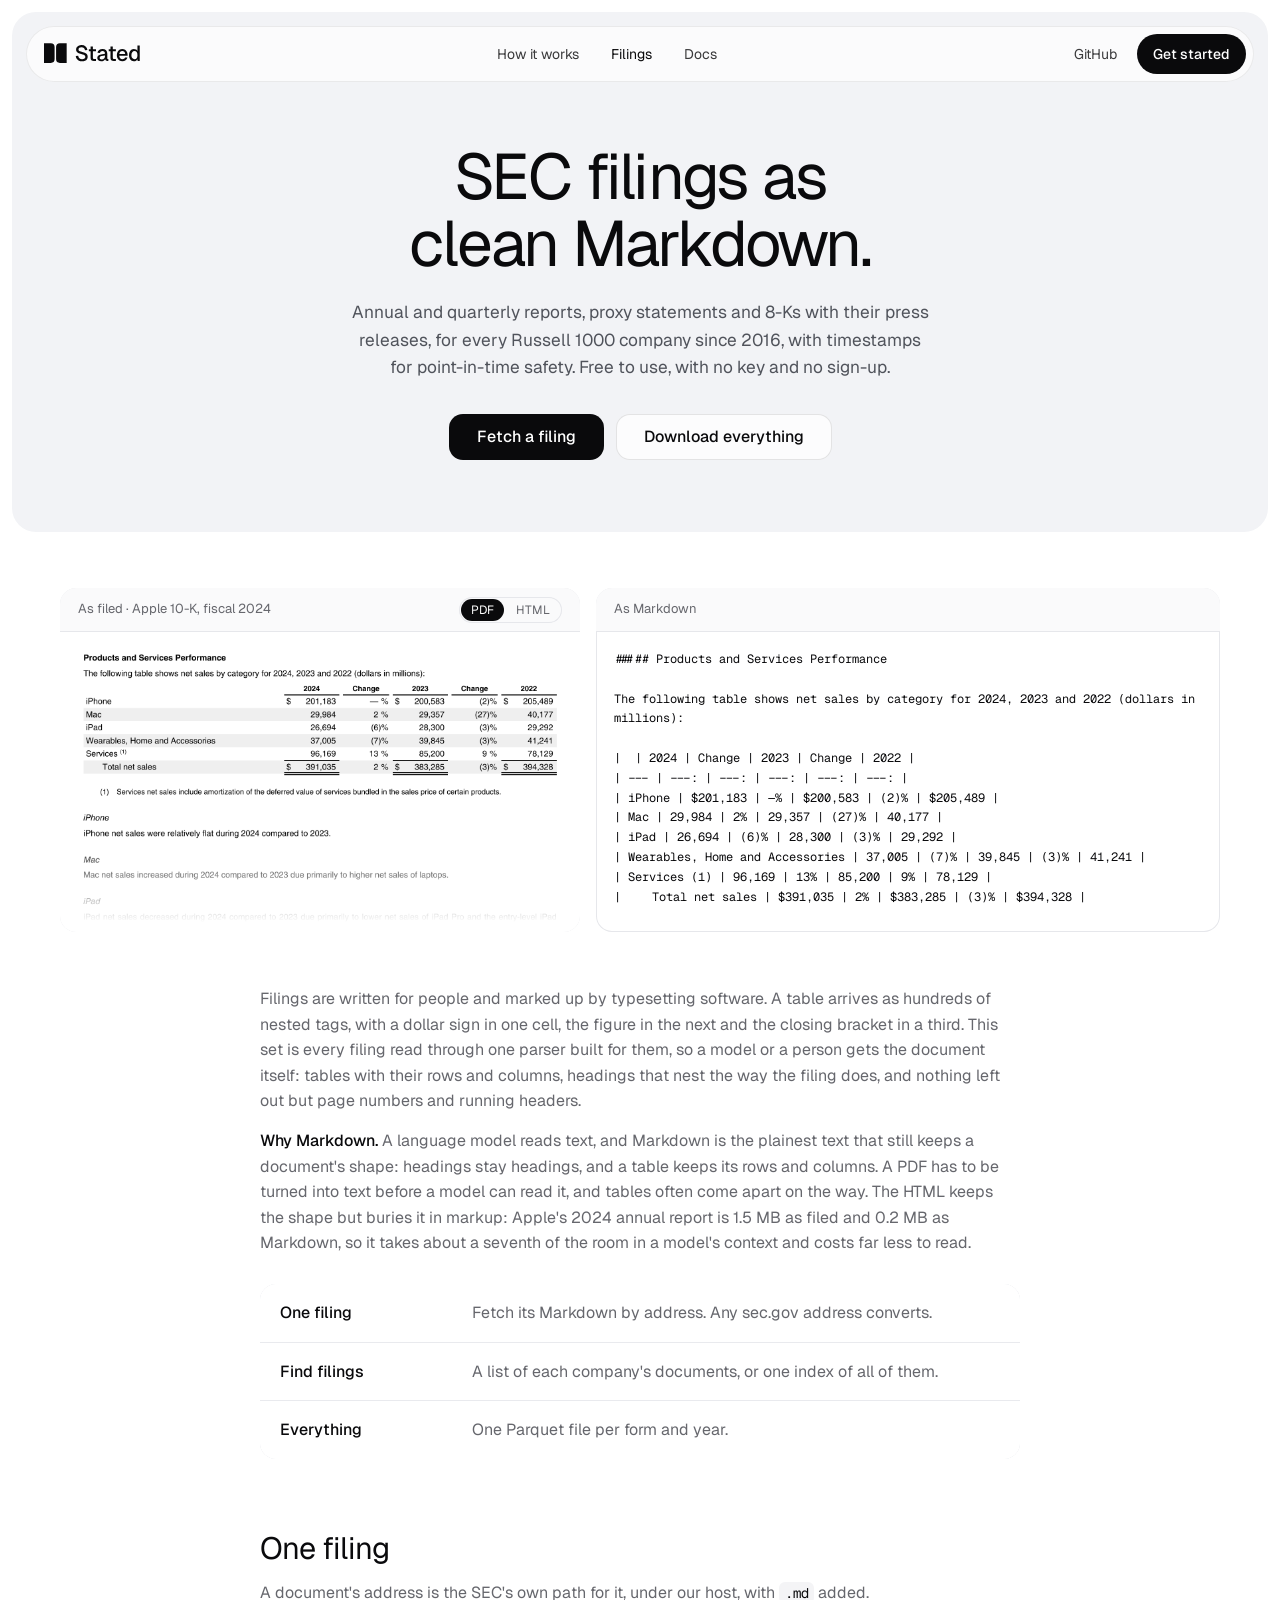
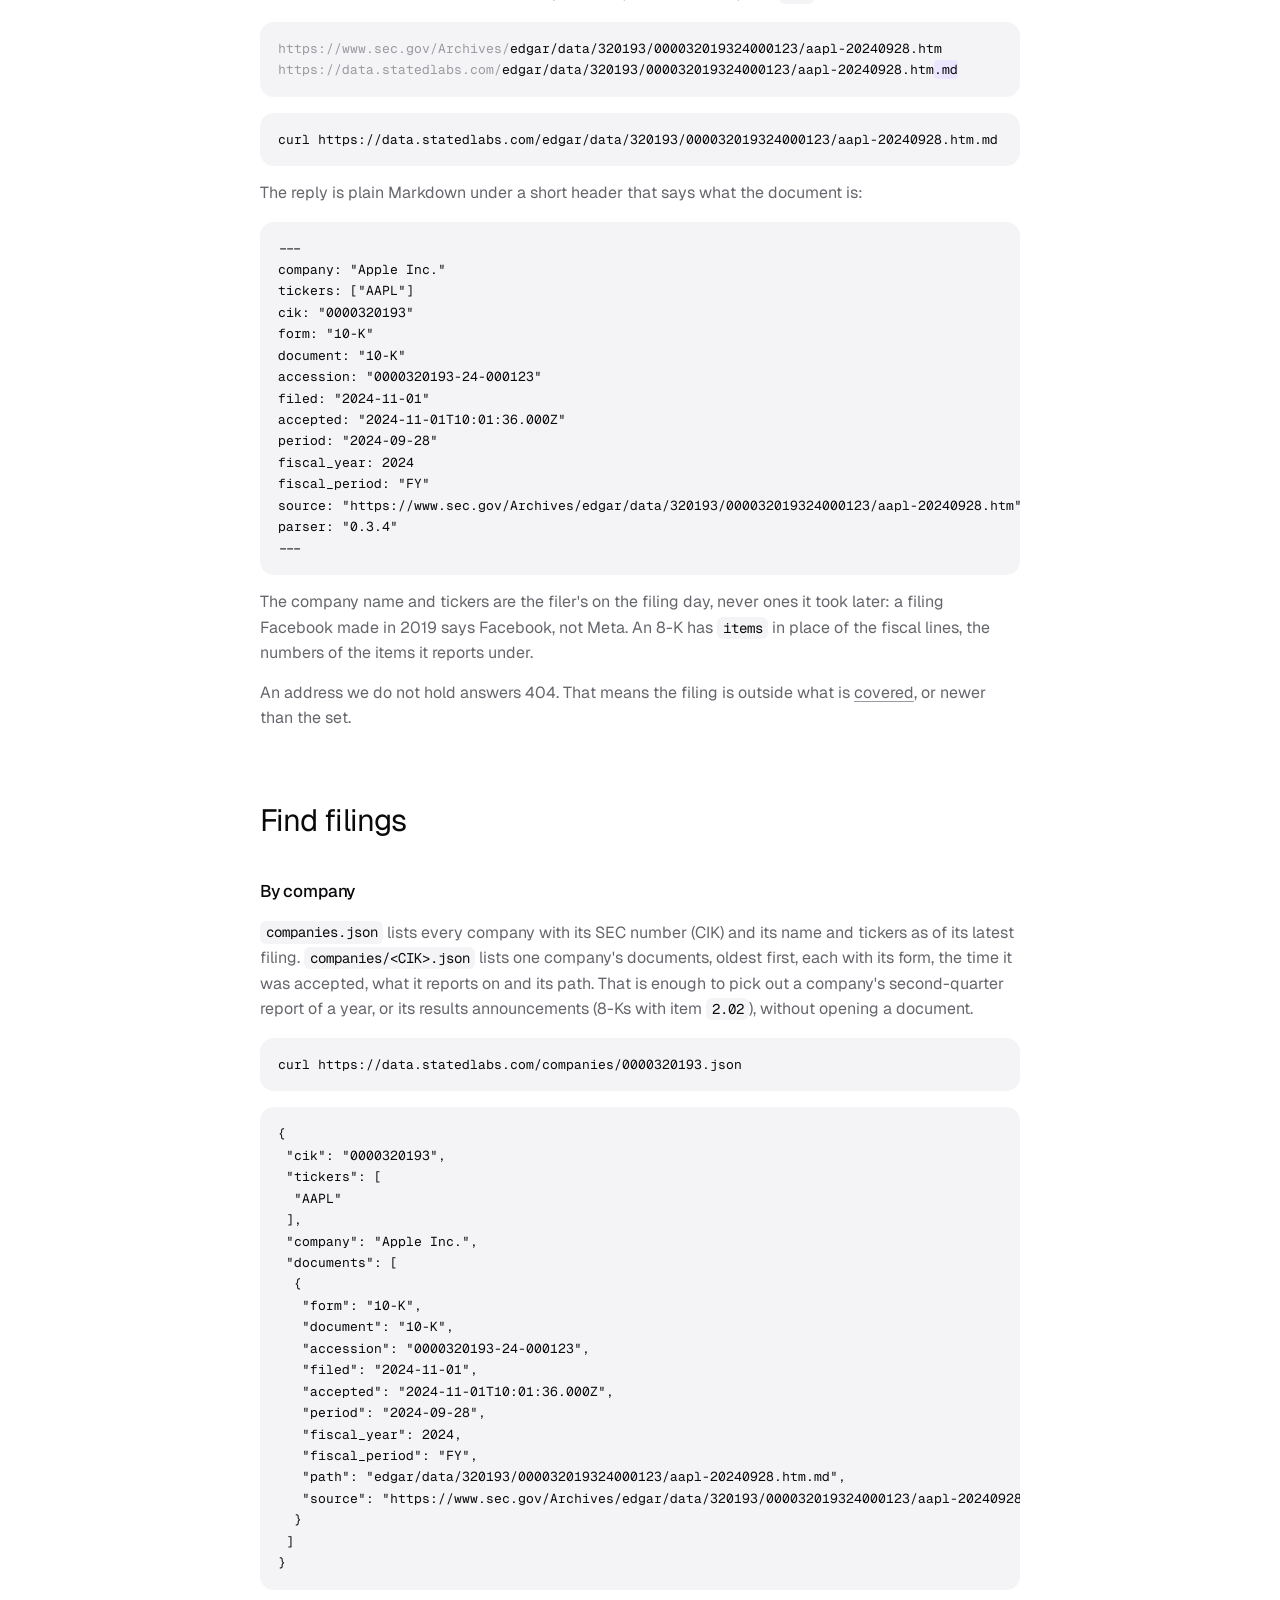
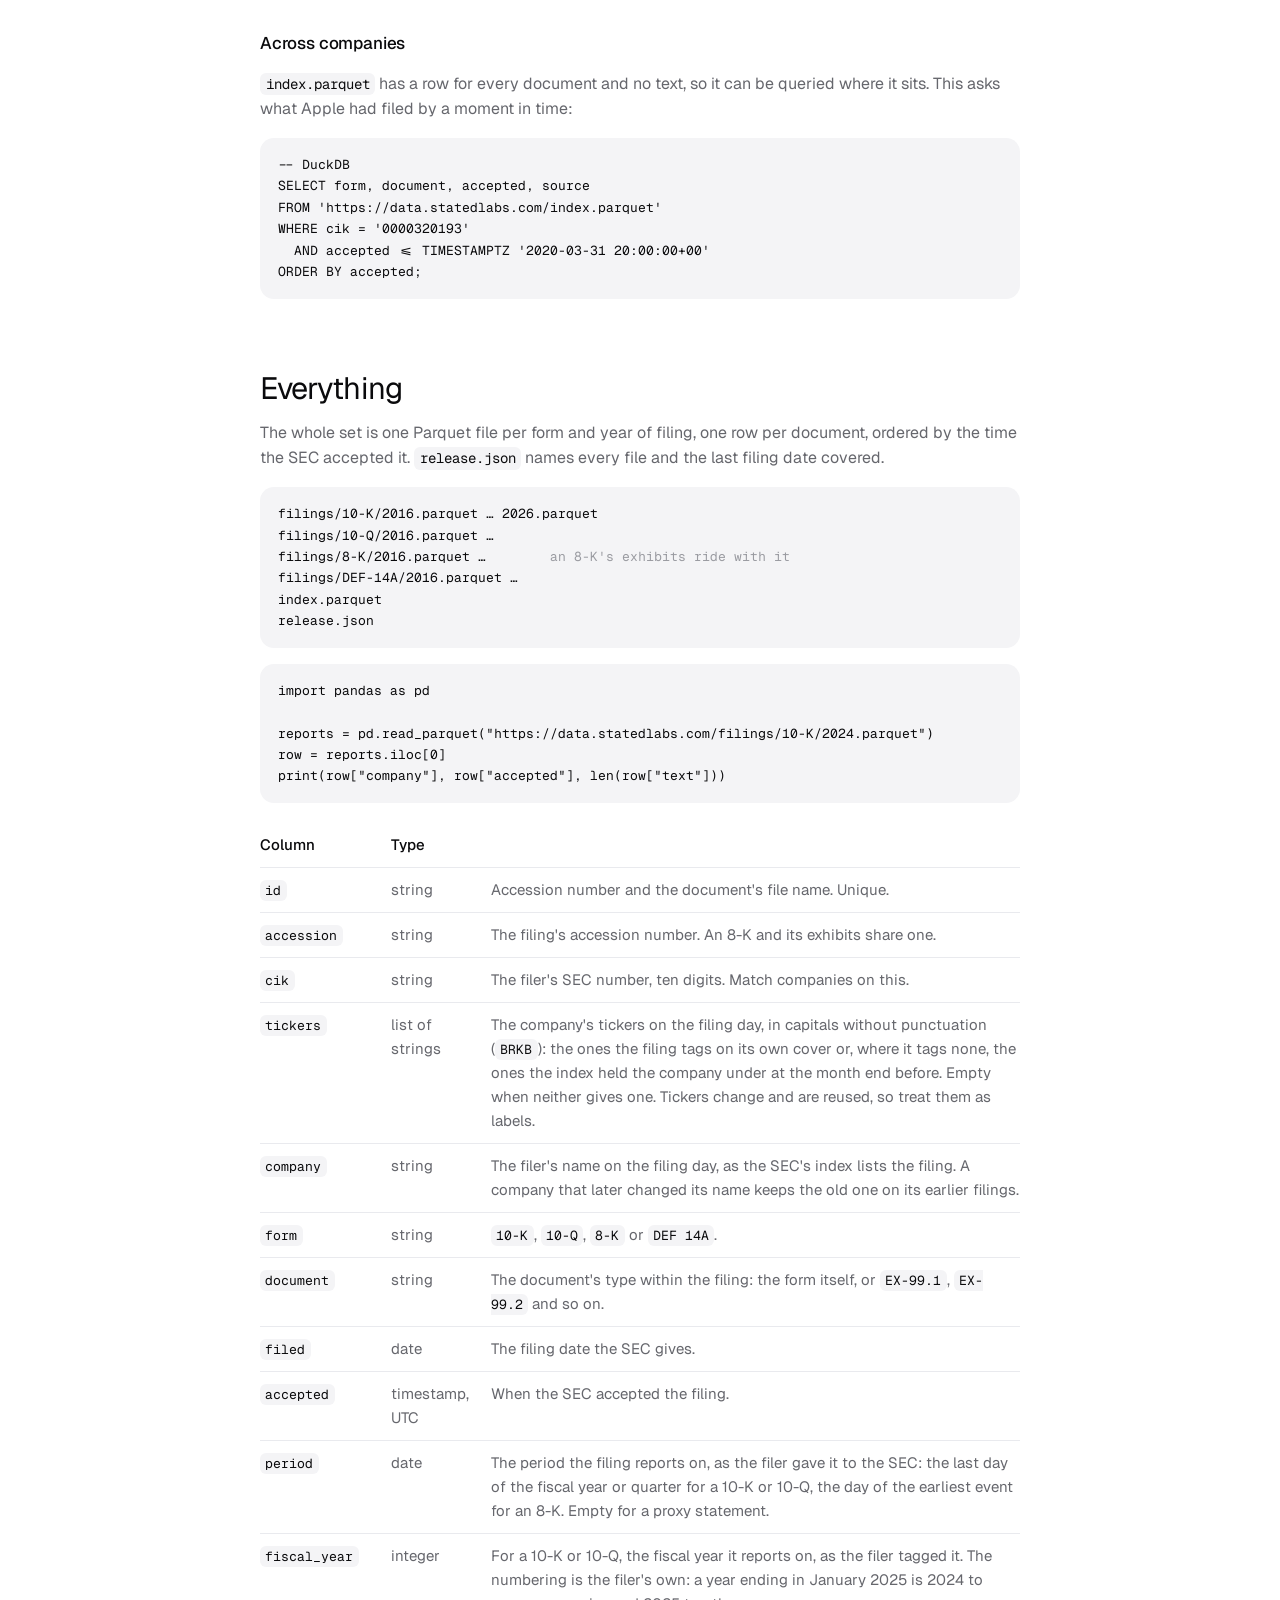
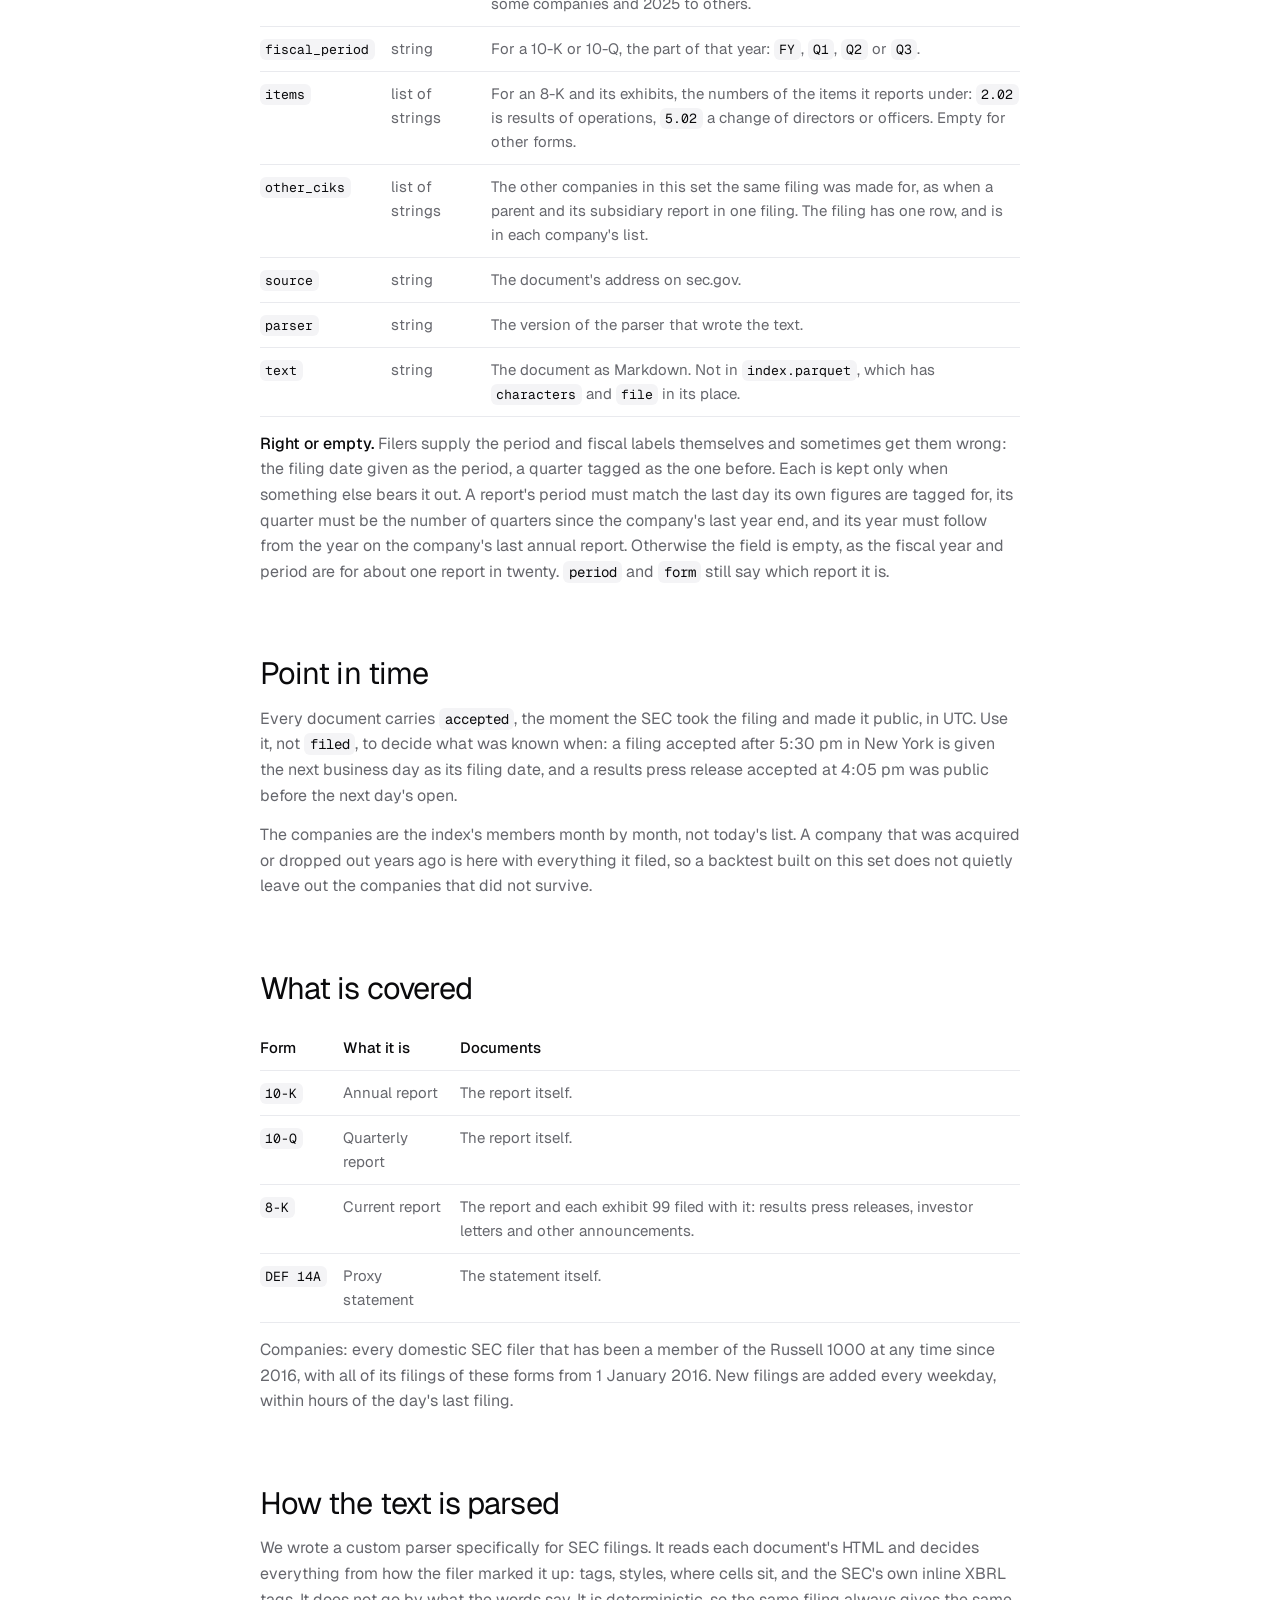
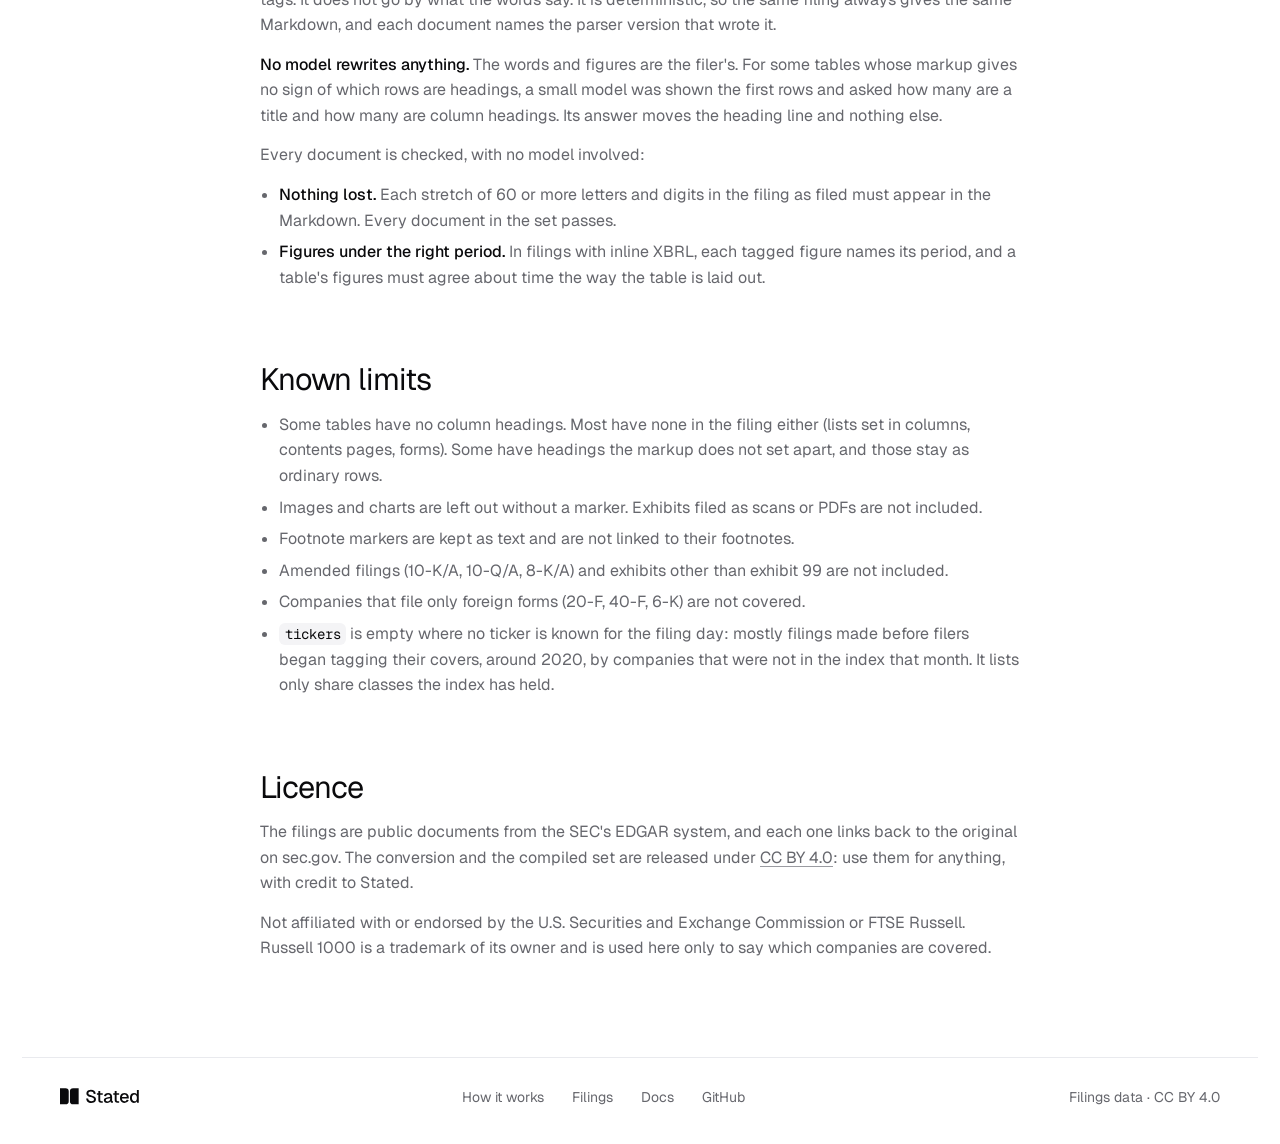
<file: site/filings/index.html>
<!doctype html>
<html lang="en">
<head>
<meta charset="utf-8">
<meta name="viewport" content="width=device-width, initial-scale=1, viewport-fit=cover">
<meta name="description" content="SEC filings as clean Markdown: annual and quarterly reports, proxy statements and 8-Ks for the Russell 1000 since 2016, each with the time the SEC accepted it. Free to use.">
<title>SEC filings as Markdown · Stated</title>
<link rel="icon" href="../favicon.ico" sizes="32x32">
<link rel="icon" href="../favicon.svg" type="image/svg+xml">
<link rel="apple-touch-icon" href="../apple-touch-icon.png">
<link rel="preconnect" href="https://fonts.googleapis.com">
<link rel="preconnect" href="https://fonts.gstatic.com" crossorigin>
<link rel="stylesheet" href="https://fonts.googleapis.com/css2?family=Geist:wght@400;500;600&family=Geist+Mono:wght@400;500&display=swap">
<style>
html, body { margin: 0; }
/* The landing page's tokens and manner: one sans at regular weight, mono only for code and values, colour nearly
   absent. This page is reference, so it is a single reading column under a short inset panel. */
:root {
  --bg: #FFFFFF; --fg: #0A0A0C; --muted: #66676D; --faint: #9A9BA1; --rule: #E9EAEE; --band: #F4F4F6;
  --win: #FFFFFF; --win-rule: #E6E7EB; --win-bar: #FAFAFB; --hl: #ECE5FF; --accent: #6D3DF2;
  --media: #F2F3F6; --media-ink: #0A0A0C; --media-muted: #50535B;
  --nav-bg: rgba(255, 255, 255, 0.72); --nav-ink: #0A0A0C; --nav-rule: rgba(10, 10, 12, 0.07);
  --btn-bg: #0A0A0C; --btn-ink: #FFFFFF; --btn-hover: #26282E;
  --btn2-bg: rgba(255, 255, 255, 0.75); --btn2-ink: #0A0A0C; --btn2-rule: rgba(10, 10, 12, 0.1); --btn2-hover: #FFFFFF;
  --sans: "Geist", system-ui, -apple-system, "Segoe UI", Helvetica, Arial, sans-serif;
  --mono: "Geist Mono", ui-monospace, "SF Mono", Menlo, Consolas, monospace;
}
@media (prefers-color-scheme: dark) {
  :root:not([data-theme="light"]) {
    --bg: #0A0A0C; --fg: #F2F2F4; --muted: #9C9DA4; --faint: #6E6F76; --rule: #1E1F24; --band: #111216;
    --win: #17181D; --win-rule: #26272E; --win-bar: #1B1C22; --hl: rgba(160, 130, 255, 0.2); --accent: #A98BFF;
    --media: #0B0F16; --media-ink: #F5F7FA; --media-muted: rgba(245, 247, 250, 0.78);
    --nav-bg: rgba(255, 255, 255, 0.07); --nav-ink: #F5F7FA; --nav-rule: rgba(255, 255, 255, 0.1);
    --btn-bg: #FFFFFF; --btn-ink: #0A0A0C; --btn-hover: #E9ECF2;
    --btn2-bg: rgba(255, 255, 255, 0.1); --btn2-ink: #F5F7FA; --btn2-rule: rgba(255, 255, 255, 0.14); --btn2-hover: rgba(255, 255, 255, 0.16);
    color-scheme: dark;
  }
}
:root[data-theme="dark"] {
  --bg: #0A0A0C; --fg: #F2F2F4; --muted: #9C9DA4; --faint: #6E6F76; --rule: #1E1F24; --band: #111216;
  --win: #17181D; --win-rule: #26272E; --win-bar: #1B1C22; --hl: rgba(160, 130, 255, 0.2); --accent: #A98BFF;
  --media: #0B0F16; --media-ink: #F5F7FA; --media-muted: rgba(245, 247, 250, 0.78);
  --nav-bg: rgba(255, 255, 255, 0.07); --nav-ink: #F5F7FA; --nav-rule: rgba(255, 255, 255, 0.1);
  --btn-bg: #FFFFFF; --btn-ink: #0A0A0C; --btn-hover: #E9ECF2;
  --btn2-bg: rgba(255, 255, 255, 0.1); --btn2-ink: #F5F7FA; --btn2-rule: rgba(255, 255, 255, 0.14); --btn2-hover: rgba(255, 255, 255, 0.16);
  color-scheme: dark;
}
body {
  background: var(--bg); color: var(--fg); font-family: var(--sans); font-size: 16px; line-height: 1.6;
  padding-left: max(12px, env(safe-area-inset-left, 0px)); padding-right: max(12px, env(safe-area-inset-right, 0px));
  padding-block: 12px 0; -webkit-font-smoothing: antialiased;
}
a { color: inherit; }
a:focus-visible { outline: 2px solid var(--accent); outline-offset: 3px; border-radius: 8px; }

/* ---------- Top panel ---------- */
.hero {
  position: relative; border-radius: 24px; background: var(--media); color: var(--media-ink);
  display: grid; justify-items: center; text-align: center; padding: 132px 20px 72px;
}
.nav {
  position: absolute; top: 14px; left: 14px; right: 14px;
  display: flex; align-items: center; justify-content: space-between; gap: 16px;
  height: 56px; padding: 0 8px 0 18px; border-radius: 999px;
  background: var(--nav-bg); color: var(--nav-ink); box-shadow: inset 0 0 0 1px var(--nav-rule); text-align: left;
}
.brand { display: inline-flex; align-items: center; text-decoration: none; }
.logo {
  display: block; height: 22px; aspect-ratio: 525 / 120; background-color: currentColor;
  -webkit-mask: url("../logo.svg") center / contain no-repeat; mask: url("../logo.svg") center / contain no-repeat;
}
.nav-mid { display: flex; gap: 32px; font-size: 0.875rem; }
.nav-mid a, .nav-end a.plain { text-decoration: none; opacity: 0.8; }
.nav-mid a:hover, .nav-end a.plain:hover, .nav-mid a[aria-current] { opacity: 1; }
.nav-end { display: flex; align-items: center; gap: 20px; font-size: 0.875rem; }
.pill { text-decoration: none; background: var(--btn-bg); color: var(--btn-ink); padding: 9px 16px; border-radius: 999px; font-weight: 500; }
@media (max-width: 760px) { .nav-mid, .nav-end a.plain { display: none; } }
h1 { margin: 0; max-width: 16ch; font-weight: 400; font-size: clamp(2.4rem, 5vw, 4.25rem); line-height: 1.04; letter-spacing: -0.035em; text-wrap: balance; }
.lede { margin: 22px 0 0; max-width: 40rem; text-wrap: balance; font-size: clamp(1.05rem, 1.35vw, 1.2rem); color: var(--media-muted); }
.actions { display: flex; flex-wrap: wrap; justify-content: center; gap: 12px; margin-top: 32px; }
.btn { display: inline-flex; align-items: center; text-decoration: none; font-size: 1rem; font-weight: 500; line-height: 1; padding: 15px 28px; border-radius: 14px; transition: background-color 160ms ease; }
.btn-light { background: var(--btn-bg); color: var(--btn-ink); }
.btn-light:hover { background: var(--btn-hover); }
.btn-glass { background: var(--btn2-bg); color: var(--btn2-ink); box-shadow: inset 0 0 0 1px var(--btn2-rule); }
.btn-glass:hover { background: var(--btn2-hover); }

/* ---------- Before and after ---------- */
.pair { max-width: 1160px; margin: 56px auto 0; display: grid; grid-template-columns: 5fr 6fr; gap: 16px; }
@media (max-width: 900px) { .pair { grid-template-columns: 1fr; } }
.win { min-width: 0; border-radius: 16px; background: var(--win); box-shadow: inset 0 0 0 1px var(--win-rule); overflow: hidden; }
.win-bar { display: flex; align-items: center; justify-content: space-between; gap: 12px; min-height: 44px; box-sizing: border-box; padding: 0 18px; background: var(--win-bar); border-bottom: 1px solid var(--win-rule); font-size: 0.8125rem; color: var(--muted); }
.win { position: relative; }
.win > input { position: absolute; opacity: 0; pointer-events: none; }
.seg { display: inline-flex; gap: 2px; padding: 2px; border-radius: 999px; box-shadow: inset 0 0 0 1px var(--win-rule); }
.seg label { padding: 2px 10px; border-radius: 999px; font-size: 0.75rem; line-height: 1.5; cursor: pointer; }
#filed-pdf:checked ~ .win-bar label[for="filed-pdf"], #filed-html:checked ~ .win-bar label[for="filed-html"] { background: var(--fg); color: var(--bg); }
.win > input:focus-visible ~ .win-bar .seg { outline: 2px solid var(--accent); outline-offset: 2px; }
.win .page { height: 300px; box-sizing: border-box; padding: 0 10px; background: #FFFFFF; display: none; place-items: start center; overflow: hidden; }
.win .page img { display: block; max-width: 100%; height: auto; -webkit-mask: linear-gradient(#000 70%, transparent); mask: linear-gradient(#000 70%, transparent); }
#filed-pdf:checked ~ .page { display: grid; }
#filed-html:not(:checked) ~ pre.soup { display: none; }
.win pre { margin: 0; padding: 18px; font-size: 0.75rem; white-space: pre-wrap; border-radius: 0; background: none; box-shadow: none; height: 300px; box-sizing: border-box; }
.win pre.soup { white-space: pre-wrap; word-break: break-all; color: var(--faint); overflow: hidden; -webkit-mask: linear-gradient(#000 70%, transparent); mask: linear-gradient(#000 70%, transparent); }

/* ---------- Reading column ---------- */
main { max-width: 760px; margin: 0 auto; padding: 40px clamp(4px, 3vw, 24px) 96px; }
h2 { margin: 72px 0 0; font-weight: 400; font-size: clamp(1.6rem, 2.4vw, 2.1rem); line-height: 1.15; letter-spacing: -0.03em; scroll-margin-top: 24px; }
h3 { margin: 40px 0 0; font-weight: 500; font-size: 1.0625rem; letter-spacing: -0.01em; scroll-margin-top: 24px; }
p, ul { margin: 14px 0 0; }
p, li { color: var(--muted); }
p strong, li strong { color: var(--fg); font-weight: 500; }
ul { padding-left: 1.2em; }
li + li { margin-top: 6px; }
main a { text-decoration-color: var(--faint); text-underline-offset: 3px; }
main a:hover { text-decoration-color: currentColor; }
code { font-family: var(--mono); font-size: 0.875em; background: var(--band); padding: 0.15em 0.4em; border-radius: 6px; color: var(--fg); }
pre {
  margin: 16px 0 0; padding: 16px 18px; border-radius: 14px; background: var(--band); overflow-x: auto;
  font-family: var(--mono); font-size: 0.8125rem; line-height: 1.65; color: var(--fg); tab-size: 2;
}
pre.wrap { white-space: pre-wrap; overflow-wrap: anywhere; }
pre .dim { color: var(--faint); }
pre mark { background: var(--hl); color: inherit; border-radius: 4px; padding: 1px 0; }
.ways { margin: 28px 0 0; padding: 0; list-style: none; display: grid; gap: 1px; background: var(--rule); border-radius: 16px; overflow: hidden; box-shadow: inset 0 0 0 1px var(--rule); }
.ways li { margin: 0; background: var(--bg); padding: 16px 20px; display: grid; grid-template-columns: 11rem 1fr; gap: 16px; align-items: baseline; }
.ways a { color: var(--fg); font-weight: 500; text-decoration: none; }
.ways a:hover { text-decoration: underline; text-underline-offset: 3px; }
@media (max-width: 600px) { .ways li { grid-template-columns: 1fr; gap: 2px; } }
.table { margin: 20px 0 0; overflow-x: auto; }
table { width: 100%; border-collapse: collapse; font-size: 0.9375rem; }
th { text-align: left; font-weight: 500; color: var(--fg); padding: 10px 16px 10px 0; border-bottom: 1px solid var(--rule); white-space: nowrap; }
td { vertical-align: top; padding: 10px 16px 10px 0; border-bottom: 1px solid var(--rule); color: var(--muted); }
td:first-child { white-space: nowrap; color: var(--fg); }
td:last-child, th:last-child { padding-right: 0; }

.footer { max-width: 1160px; margin: 0 auto; display: flex; flex-wrap: wrap; align-items: center; justify-content: space-between; gap: 16px 32px; padding: 28px clamp(4px, 3vw, 40px) 36px; font-size: 0.875rem; color: var(--muted); border-top: 1px solid var(--rule); }
.footer .brand { color: var(--fg); }
.footer .logo { height: 18px; }
.footer-links { display: flex; flex-wrap: wrap; gap: 8px 28px; }
.footer-links a { text-decoration: none; }
.footer-links a:hover { color: var(--fg); }
</style>
</head>
<body>
<header class="hero">
  <nav class="nav">
    <a class="brand" href="../" aria-label="Stated"><span class="logo" role="img" aria-label="Stated"></span></a>
    <div class="nav-mid">
      <a href="../#how">How it works</a>
      <a href="./" aria-current="page">Filings</a>
      <a href="https://github.com/zmccormick7/Stated/blob/main/docs/features.md">Docs</a>
    </div>
    <div class="nav-end">
      <a class="plain" href="https://github.com/zmccormick7/Stated">GitHub</a>
      <a class="pill" href="https://github.com/zmccormick7/Stated#install">Get started</a>
    </div>
  </nav>
  <h1>SEC filings as clean Markdown.</h1>
  <p class="lede">Annual and quarterly reports, proxy statements and 8-Ks with their press releases, for every Russell 1000 company since 2016, with timestamps for point-in-time safety. Free to use, with no key and no sign-up.</p>
  <div class="actions">
    <a class="btn btn-light" href="#one">Fetch a filing</a>
    <a class="btn btn-glass" href="#all">Download everything</a>
  </div>
</header>

<div class="pair" aria-label="The same table as filed and as Markdown">
  <div class="win">
    <input type="radio" name="filed" id="filed-pdf" checked>
    <input type="radio" name="filed" id="filed-html">
    <div class="win-bar"><span>As filed · Apple 10-K, fiscal 2024</span><span class="seg"><label for="filed-pdf">PDF</label><label for="filed-html">HTML</label></span></div>
    <div class="page"><img src="apple-10k-net-sales.png" width="753" height="440" alt="The table as it appears in the PDF of the filing: net sales by category for 2024, 2023 and 2022, with a row each for iPhone, Mac, iPad, Wearables, Home and Accessories, and Services, and a total."></div>
    <pre class="soup" aria-hidden="true">&lt;tr&gt;&lt;td colspan="3" style="padding:2px 1pt;text-align:left;vertical-align:bottom"&gt;&lt;span style="color:#000000;font-family:'Helvetica',sans-serif;font-size:9pt;font-weight:400;line-height:100%"&gt;iPhone&lt;/span&gt;&lt;/td&gt;&lt;td style="border-top:1pt solid #000000;padding:2px 0 2px 1pt;text-align:left;vertical-align:bottom"&gt;&lt;span style="color:#000000;font-family:'Helvetica',sans-serif;font-size:9pt;font-weight:400;line-height:100%"&gt;$&lt;/span&gt;&lt;/td&gt;&lt;td style="border-top:1pt solid #000000;padding:2px 0;text-align:right;vertical-align:bottom"&gt;&lt;span style="color:#000000;font-family:'Helvetica',sans-serif;font-size:9pt;font-weight:400;line-height:100%"&gt;201,183&amp;#160;&lt;/span&gt;&lt;/td&gt;&lt;td style="border-top:1pt solid #000000;padding:2px 1pt 2px 0;text-align:right;vertical-align:bottom"/&gt;&lt;td colspan="3" style="padding:0 1pt"/&gt;&lt;td colspan="2" style="border-top:1pt solid #000000;padding:2px 0 2px 1pt;text-align:right;vertical-align:bottom"&gt;&lt;span style="color:#000000;font-family:'Helvetica',sans-serif;font-size:9pt;font-weight:400;line-height:100%"&gt;&amp;#8212;&amp;#160;&lt;/span&gt;&lt;/td&gt;&lt;td style="border-top:1pt solid #000000;padding:2px 1pt 2px 0;text-align:right;vertical-align:bottom"&gt;&lt;span style="color:#000000;font-family:'Helvetica',sans-serif;font-size:9pt;font-weight:400;line-height:100%"&gt;%&lt;/span&gt;&lt;/td&gt;&lt;td colspan="3" style="padding:0 1pt"/&gt;&lt;td style="border-top:1pt solid #000000;padding:2px 0 2px 1pt;text-align:left;vertical-align:bottom"&gt;&lt;span style="color:#000000;font-family:'Helvetica',sans-serif;font-size:9pt;font-weight:400;line-height:100%"&gt;$&lt;/span&gt;&lt;/td&gt;</pre>
  </div>
  <div class="win">
    <div class="win-bar"><span>As Markdown</span></div>
<pre>##### Products and Services Performance

The following table shows net sales by category for 2024, 2023 and 2022 (dollars in millions):

|  | 2024 | Change | 2023 | Change | 2022 |
| --- | ---: | ---: | ---: | ---: | ---: |
| iPhone | $201,183 | —% | $200,583 | (2)% | $205,489 |
| Mac | 29,984 | 2% | 29,357 | (27)% | 40,177 |
| iPad | 26,694 | (6)% | 28,300 | (3)% | 29,292 |
| Wearables, Home and Accessories | 37,005 | (7)% | 39,845 | (3)% | 41,241 |
| Services (1) | 96,169 | 13% | 85,200 | 9% | 78,129 |
|   Total net sales | $391,035 | 2% | $383,285 | (3)% | $394,328 |</pre>
  </div>
</div>

<main>
  <p>Filings are written for people and marked up by typesetting software. A table arrives as hundreds of nested tags, with a dollar sign in one cell, the figure in the next and the closing bracket in a third. This set is every filing read through one parser built for them, so a model or a person gets the document itself: tables with their rows and columns, headings that nest the way the filing does, and nothing left out but page numbers and running headers.</p>
  <p><strong>Why Markdown.</strong> A language model reads text, and Markdown is the plainest text that still keeps a document's shape: headings stay headings, and a table keeps its rows and columns. A PDF has to be turned into text before a model can read it, and tables often come apart on the way. The HTML keeps the shape but buries it in markup: Apple's 2024 annual report is 1.5 MB as filed and 0.2 MB as Markdown, so it takes about a seventh of the room in a model's context and costs far less to read.</p>

  <ul class="ways">
    <li><a href="#one">One filing</a><span>Fetch its Markdown by address. Any sec.gov address converts.</span></li>
    <li><a href="#find">Find filings</a><span>A list of each company's documents, or one index of all of them.</span></li>
    <li><a href="#all">Everything</a><span>One Parquet file per form and year.</span></li>
  </ul>

  <h2 id="one">One filing</h2>
  <p>A document's address is the SEC's own path for it, under our host, with <code>.md</code> added.</p>
<pre class="wrap"><span class="dim">https://www.sec.gov/Archives/</span>edgar/data/320193/000032019324000123/aapl-20240928.htm
<span class="dim">https://data.statedlabs.com/</span>edgar/data/320193/000032019324000123/aapl-20240928.htm<mark>.md</mark></pre>
<pre class="wrap">curl https://data.statedlabs.com/edgar/data/320193/000032019324000123/aapl-20240928.htm.md</pre>
  <p>The reply is plain Markdown under a short header that says what the document is:</p>
<pre>---
company: "Apple Inc."
tickers: ["AAPL"]
cik: "0000320193"
form: "10-K"
document: "10-K"
accession: "0000320193-24-000123"
filed: "2024-11-01"
accepted: "2024-11-01T10:01:36.000Z"
period: "2024-09-28"
fiscal_year: 2024
fiscal_period: "FY"
source: "https://www.sec.gov/Archives/edgar/data/320193/000032019324000123/aapl-20240928.htm"
parser: "0.3.4"
---</pre>
  <p>The company name and tickers are the filer's on the filing day, never ones it took later: a filing Facebook made in 2019 says Facebook, not Meta. An 8-K has <code>items</code> in place of the fiscal lines, the numbers of the items it reports under.</p>
  <p>An address we do not hold answers 404. That means the filing is outside what is <a href="#covered">covered</a>, or newer than the set.</p>

  <h2 id="find">Find filings</h2>
  <h3>By company</h3>
  <p><code>companies.json</code> lists every company with its SEC number (CIK) and its name and tickers as of its latest filing. <code>companies/&lt;CIK&gt;.json</code> lists one company's documents, oldest first, each with its form, the time it was accepted, what it reports on and its path. That is enough to pick out a company's second-quarter report of a year, or its results announcements (8-Ks with item <code>2.02</code>), without opening a document.</p>
<pre class="wrap">curl https://data.statedlabs.com/companies/0000320193.json</pre>
<pre>{
 "cik": "0000320193",
 "tickers": [
  "AAPL"
 ],
 "company": "Apple Inc.",
 "documents": [
  {
   "form": "10-K",
   "document": "10-K",
   "accession": "0000320193-24-000123",
   "filed": "2024-11-01",
   "accepted": "2024-11-01T10:01:36.000Z",
   "period": "2024-09-28",
   "fiscal_year": 2024,
   "fiscal_period": "FY",
   "path": "edgar/data/320193/000032019324000123/aapl-20240928.htm.md",
   "source": "https://www.sec.gov/Archives/edgar/data/320193/000032019324000123/aapl-20240928.htm"
  }
 ]
}</pre>
  <h3>Across companies</h3>
  <p><code>index.parquet</code> has a row for every document and no text, so it can be queried where it sits. This asks what Apple had filed by a moment in time:</p>
<pre>-- DuckDB
SELECT form, document, accepted, source
FROM 'https://data.statedlabs.com/index.parquet'
WHERE cik = '0000320193'
  AND accepted &lt;= TIMESTAMPTZ '2020-03-31 20:00:00+00'
ORDER BY accepted;</pre>

  <h2 id="all">Everything</h2>
  <p>The whole set is one Parquet file per form and year of filing, one row per document, ordered by the time the SEC accepted it. <code>release.json</code> names every file and the last filing date covered.</p>
<pre>filings/10-K/2016.parquet … 2026.parquet
filings/10-Q/2016.parquet …
filings/8-K/2016.parquet …        <span class="dim">an 8-K's exhibits ride with it</span>
filings/DEF-14A/2016.parquet …
index.parquet
release.json</pre>
<pre>import pandas as pd

reports = pd.read_parquet("https://data.statedlabs.com/filings/10-K/2024.parquet")
row = reports.iloc[0]
print(row["company"], row["accepted"], len(row["text"]))</pre>
  <div class="table">
    <table>
      <thead><tr><th>Column</th><th>Type</th><th></th></tr></thead>
      <tbody>
        <tr><td><code>id</code></td><td>string</td><td>Accession number and the document's file name. Unique.</td></tr>
        <tr><td><code>accession</code></td><td>string</td><td>The filing's accession number. An 8-K and its exhibits share one.</td></tr>
        <tr><td><code>cik</code></td><td>string</td><td>The filer's SEC number, ten digits. Match companies on this.</td></tr>
        <tr><td><code>tickers</code></td><td>list of strings</td><td>The company's tickers on the filing day, in capitals without punctuation (<code>BRKB</code>): the ones the filing tags on its own cover or, where it tags none, the ones the index held the company under at the month end before. Empty when neither gives one. Tickers change and are reused, so treat them as labels.</td></tr>
        <tr><td><code>company</code></td><td>string</td><td>The filer's name on the filing day, as the SEC's index lists the filing. A company that later changed its name keeps the old one on its earlier filings.</td></tr>
        <tr><td><code>form</code></td><td>string</td><td><code>10-K</code>, <code>10-Q</code>, <code>8-K</code> or <code>DEF 14A</code>.</td></tr>
        <tr><td><code>document</code></td><td>string</td><td>The document's type within the filing: the form itself, or <code>EX-99.1</code>, <code>EX-99.2</code> and so on.</td></tr>
        <tr><td><code>filed</code></td><td>date</td><td>The filing date the SEC gives.</td></tr>
        <tr><td><code>accepted</code></td><td>timestamp, UTC</td><td>When the SEC accepted the filing.</td></tr>
        <tr><td><code>period</code></td><td>date</td><td>The period the filing reports on, as the filer gave it to the SEC: the last day of the fiscal year or quarter for a 10-K or 10-Q, the day of the earliest event for an 8-K. Empty for a proxy statement.</td></tr>
        <tr><td><code>fiscal_year</code></td><td>integer</td><td>For a 10-K or 10-Q, the fiscal year it reports on, as the filer tagged it. The numbering is the filer's own: a year ending in January 2025 is 2024 to some companies and 2025 to others.</td></tr>
        <tr><td><code>fiscal_period</code></td><td>string</td><td>For a 10-K or 10-Q, the part of that year: <code>FY</code>, <code>Q1</code>, <code>Q2</code> or <code>Q3</code>.</td></tr>
        <tr><td><code>items</code></td><td>list of strings</td><td>For an 8-K and its exhibits, the numbers of the items it reports under: <code>2.02</code> is results of operations, <code>5.02</code> a change of directors or officers. Empty for other forms.</td></tr>
        <tr><td><code>other_ciks</code></td><td>list of strings</td><td>The other companies in this set the same filing was made for, as when a parent and its subsidiary report in one filing. The filing has one row, and is in each company's list.</td></tr>
        <tr><td><code>source</code></td><td>string</td><td>The document's address on sec.gov.</td></tr>
        <tr><td><code>parser</code></td><td>string</td><td>The version of the parser that wrote the text.</td></tr>
        <tr><td><code>text</code></td><td>string</td><td>The document as Markdown. Not in <code>index.parquet</code>, which has <code>characters</code> and <code>file</code> in its place.</td></tr>
      </tbody>
    </table>
  </div>

  <p><strong>Right or empty.</strong> Filers supply the period and fiscal labels themselves and sometimes get them wrong: the filing date given as the period, a quarter tagged as the one before. Each is kept only when something else bears it out. A report's period must match the last day its own figures are tagged for, its quarter must be the number of quarters since the company's last year end, and its year must follow from the year on the company's last annual report. Otherwise the field is empty, as the fiscal year and period are for about one report in twenty. <code>period</code> and <code>form</code> still say which report it is.</p>

  <h2 id="time">Point in time</h2>
  <p>Every document carries <code>accepted</code>, the moment the SEC took the filing and made it public, in UTC. Use it, not <code>filed</code>, to decide what was known when: a filing accepted after 5:30 pm in New York is given the next business day as its filing date, and a results press release accepted at 4:05 pm was public before the next day's open.</p>
  <p>The companies are the index's members month by month, not today's list. A company that was acquired or dropped out years ago is here with everything it filed, so a backtest built on this set does not quietly leave out the companies that did not survive.</p>

  <h2 id="covered">What is covered</h2>
  <div class="table">
    <table>
      <thead><tr><th>Form</th><th>What it is</th><th>Documents</th></tr></thead>
      <tbody>
        <tr><td><code>10-K</code></td><td>Annual report</td><td>The report itself.</td></tr>
        <tr><td><code>10-Q</code></td><td>Quarterly report</td><td>The report itself.</td></tr>
        <tr><td><code>8-K</code></td><td>Current report</td><td>The report and each exhibit 99 filed with it: results press releases, investor letters and other announcements.</td></tr>
        <tr><td><code>DEF 14A</code></td><td>Proxy statement</td><td>The statement itself.</td></tr>
      </tbody>
    </table>
  </div>
  <p>Companies: every domestic SEC filer that has been a member of the Russell 1000 at any time since 2016, with all of its filings of these forms from 1 January 2016. New filings are added every weekday, within hours of the day's last filing.</p>

  <h2 id="parsed">How the text is parsed</h2>
  <p>We wrote a custom parser specifically for SEC filings. It reads each document's HTML and decides everything from how the filer marked it up: tags, styles, where cells sit, and the SEC's own inline XBRL tags. It does not go by what the words say. It is deterministic, so the same filing always gives the same Markdown, and each document names the parser version that wrote it.</p>
  <p><strong>No model rewrites anything.</strong> The words and figures are the filer's. For some tables whose markup gives no sign of which rows are headings, a small model was shown the first rows and asked how many are a title and how many are column headings. Its answer moves the heading line and nothing else.</p>
  <p>Every document is checked, with no model involved:</p>
  <ul>
    <li><strong>Nothing lost.</strong> Each stretch of 60 or more letters and digits in the filing as filed must appear in the Markdown. Every document in the set passes.</li>
    <li><strong>Figures under the right period.</strong> In filings with inline XBRL, each tagged figure names its period, and a table's figures must agree about time the way the table is laid out.</li>
  </ul>

  <h2 id="limits">Known limits</h2>
  <ul>
    <li>Some tables have no column headings. Most have none in the filing either (lists set in columns, contents pages, forms). Some have headings the markup does not set apart, and those stay as ordinary rows.</li>
    <li>Images and charts are left out without a marker. Exhibits filed as scans or PDFs are not included.</li>
    <li>Footnote markers are kept as text and are not linked to their footnotes.</li>
    <li>Amended filings (10-K/A, 10-Q/A, 8-K/A) and exhibits other than exhibit 99 are not included.</li>
    <li>Companies that file only foreign forms (20-F, 40-F, 6-K) are not covered.</li>
    <li><code>tickers</code> is empty where no ticker is known for the filing day: mostly filings made before filers began tagging their covers, around 2020, by companies that were not in the index that month. It lists only share classes the index has held.</li>
  </ul>

  <h2 id="licence">Licence</h2>
  <p>The filings are public documents from the SEC's EDGAR system, and each one links back to the original on sec.gov. The conversion and the compiled set are released under <a href="https://creativecommons.org/licenses/by/4.0/">CC BY 4.0</a>: use them for anything, with credit to Stated.</p>
  <p>Not affiliated with or endorsed by the U.S. Securities and Exchange Commission or FTSE Russell. Russell 1000 is a trademark of its owner and is used here only to say which companies are covered.</p>
</main>

<footer class="footer">
  <a class="brand" href="../" aria-label="Stated"><span class="logo" role="img" aria-label="Stated"></span></a>
  <nav class="footer-links" aria-label="Footer">
    <a href="../#how">How it works</a>
    <a href="./">Filings</a>
    <a href="https://github.com/zmccormick7/Stated/blob/main/docs/features.md">Docs</a>
    <a href="https://github.com/zmccormick7/Stated">GitHub</a>
  </nav>
  <span>Filings data · CC BY 4.0</span>
</footer>
</body>
</html>
</file>
